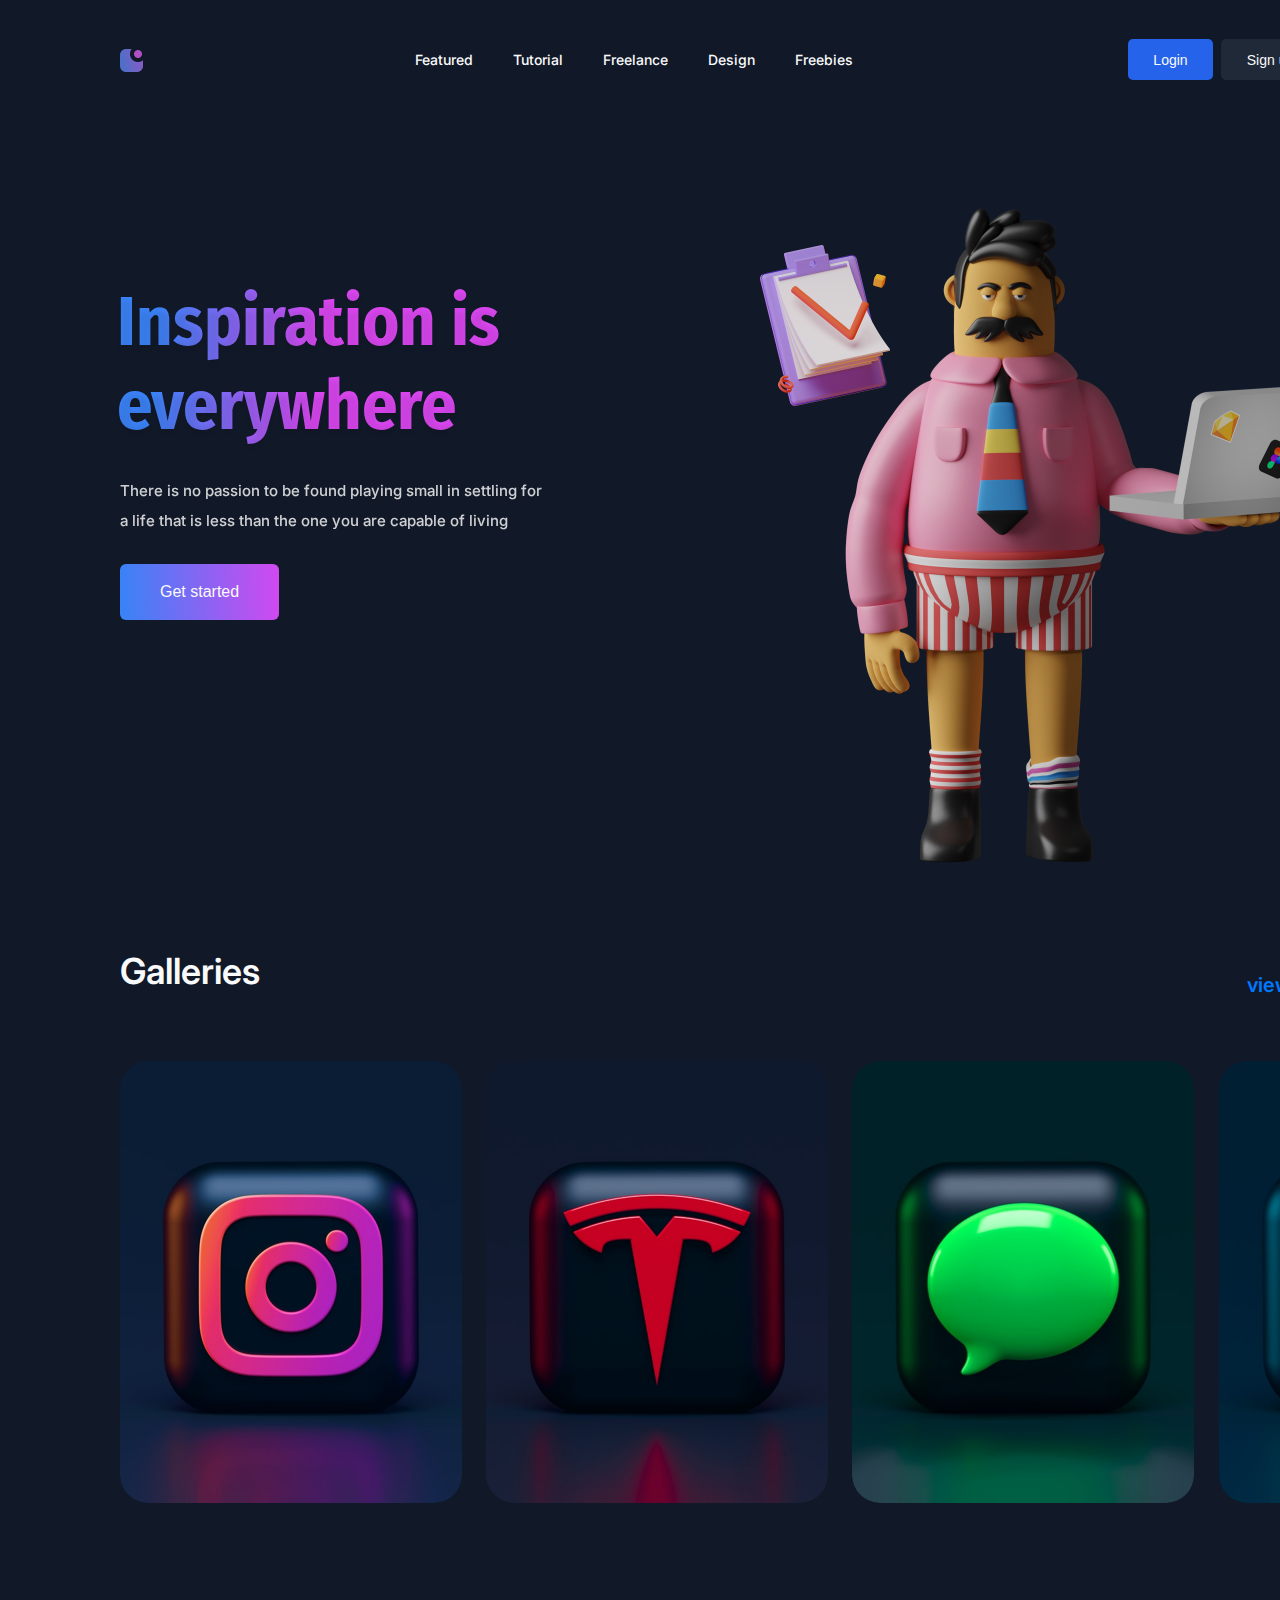
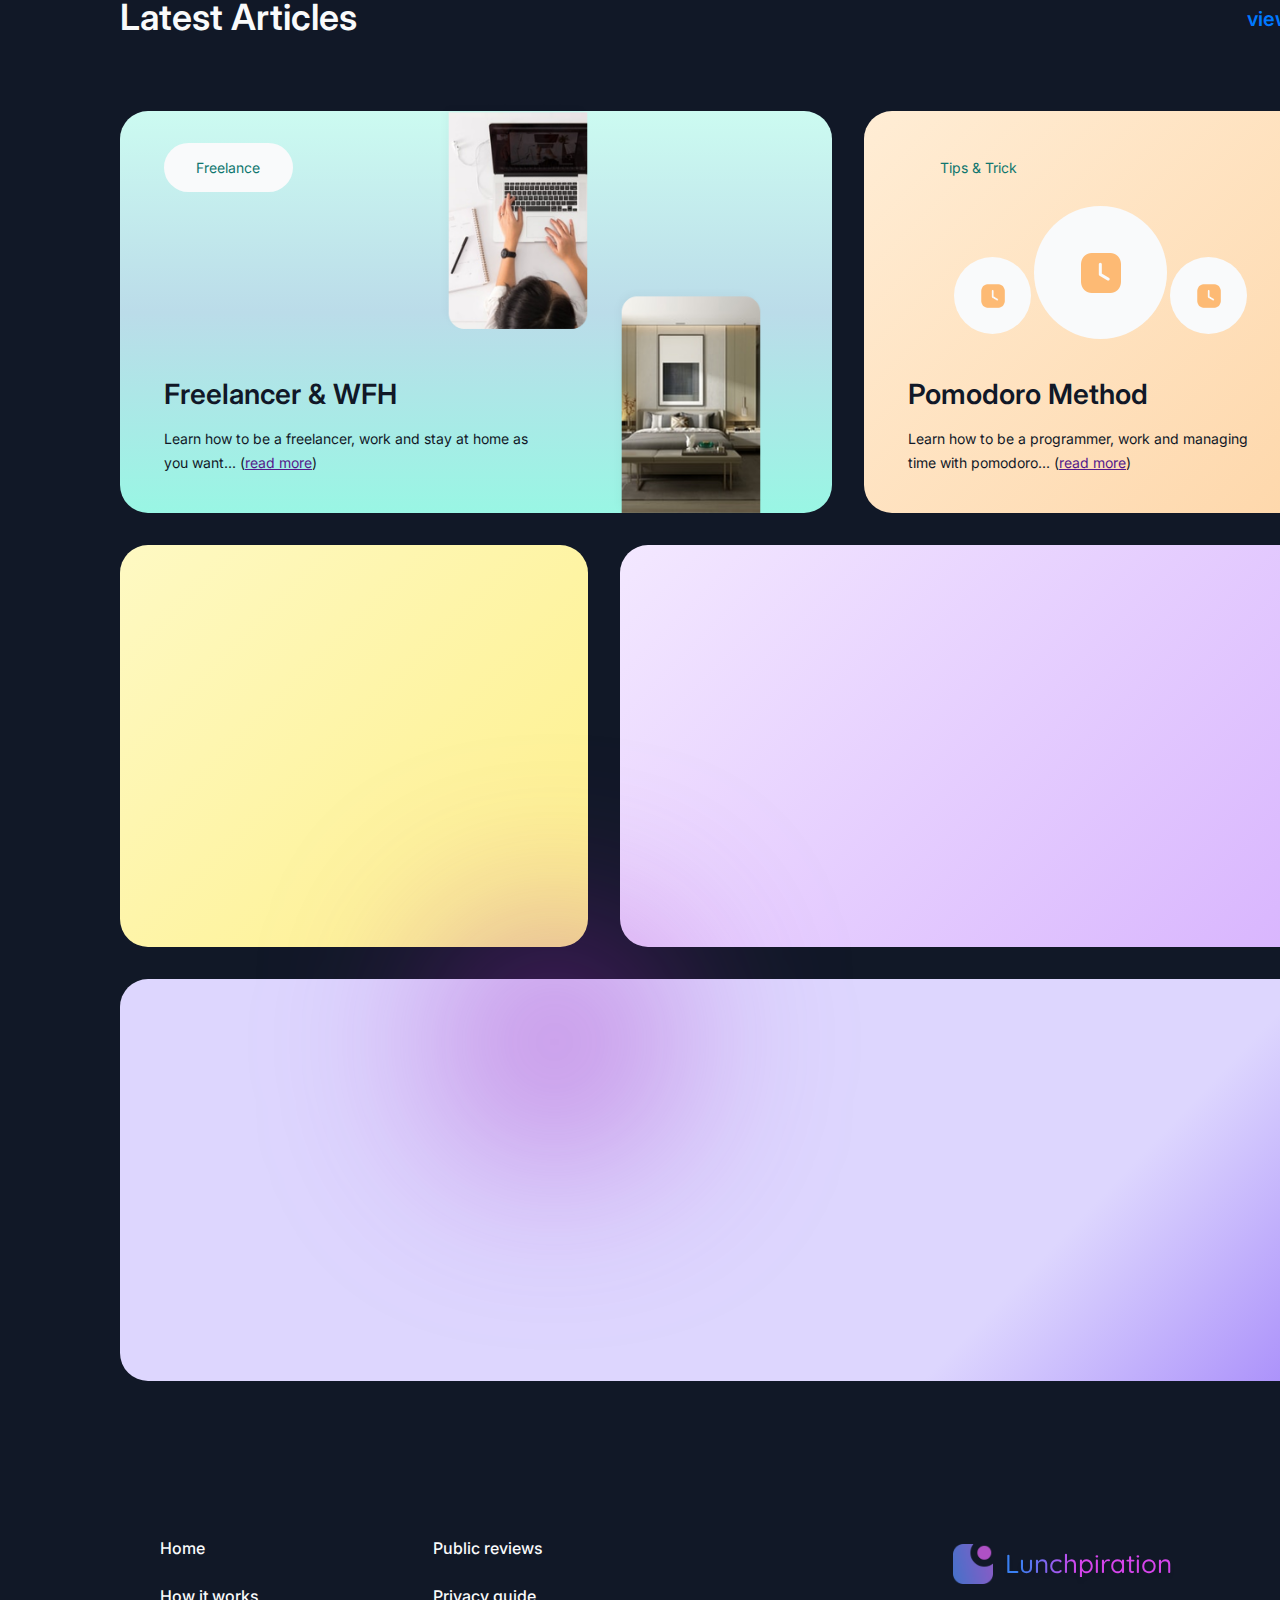
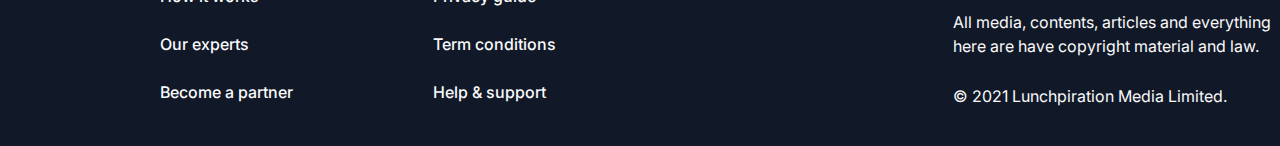
<file: viver-de-codigo-desafio-01/index.html>
<!DOCTYPE html>
<html lang="en">
<head>
    <meta charset="UTF-8">
    <meta name="viewport" content="width=device-width, initial-scale=1.0">
    <title>Desafio 01</title>
    <link rel="stylesheet" href="assets/main.css">
    <link rel="stylesheet" href="articles.css">
    
</head>
<body>
    
    <div class="container">
        
        <header class="primaryHeader">
            <div class="leftMenu">
                <img src="assets/images/Left Menu.png" height="23px" width="23px" alt="logo">
            </div>
            <div class="navMenu">
                <nav>
                    <ul>
                        <li>Featured</li>
                        <li>Tutorial</li>
                        <li>Freelance</li>
                        <li>Design</li>
                        <li>Freebies</li>
                    </ul>
                </nav>
            </div>
            <div class="rightMenu">
                <button class="LoginButton">Login</button>
                <button class="SignupButton">Sign up</button>
            </div>
        </header>

        <main id="mainContent">
            
            <section class="sectionBanner">
                <div class="columnLeft">
                    <div class="title">
                        <h1>Inspiration is everywhere</h1>
                    </div>
                    <div class="description">
                        <p>There is no passion to be found playing small in settling for a life that is less than the one you are capable of living</p>
                    </div>
                    <div class="button">
                        <button>Get started</button>
                    </div>
                </div>
                <div class="columnRight">
                    <img class="book" src="assets/images/Saly-26.png" 
                    width="130px"
                    height="161px"
                    alt="saly26">
                    <img class="guy" src="assets/images/Saly-11.png" 
                    width="722"
                    height="722"
                    alt="saly11">
                </div>
            </section>
            <section class="sectionGallery">
                <div class="galleryHeader">
                    <h1>Galleries</h1>
                    <p>view all</p>
                </div>
                <div class="icons">
                    <img src="assets/images/Rectangle 16.png" alt="instagram icon" width="342px" height="442px">
                    <img src="assets/images/Rectangle 17.png" alt="tesla icon" width="342px" height="442px">
                    <img src="assets/images/Rectangle 18.png" alt="messeger icon" width="342px" height="442px">
                    <img src="assets/images/Rectangle 19.png" alt="tiktok icon" width="222px" height="442px">
                </div>
            </section>
            <section class="sectionArticles">
                <div class="articlesHeader">
                  <h1>Latest Articles</h1>
                  <p>view all</p>
                </div>
              
                <!-- Primeiro Artigo -->
                <article class="firstArticle">
                  <div class="firstType"></div>
                  <h2 class="titleFreelance">Freelance</h2>
                  <h1 class="titleMain">Freelancer & WFH</h1>
                  <div class="descriptionContainer">
                      <p class="description">
                        Learn how to be a freelancer, work and stay at home as you want... (<a href="">read more</a>)
                      </p>
                  </div>
                  <img src="assets/article-images/Rectangle 22.png" class="image1" alt="Decorative 1">
                  <img src="assets/article-images/Rectangle 23.png" class="image2" alt="Decorative 2">
                </article>
              
                <!-- Artigos restantes -->
                <article class="secondArticle">
                    <div class="secondType"></div>
                  <h2 class="secondTitle">Tips & Trick</h2>
                    
                    <div class="litleCircle first">
                    <img width="28px" height="28px" src="assets/article-images/Time Square.png" alt="clock Symbol">
                    </div>
                  
                    <div class="bigCircle">
                    <img width="48px" height="48px" src="assets/article-images/Time Square.png" alt="clock Symbol">
                    </div>
                  
                    <div class="litleCircle second">
                    <img width="28px" height="28px" src="assets/article-images/Time Square.png" alt="clock Symbol">
                    </div>
                    
                    <h1 class="titleMain">Pomodoro Method</h1>
                    <div class="descriptionContainer">
                      <p class="description">
                        Learn how to be a programmer, work and managing time with pomodoro... (<a href="">read more</a>)
                      </p>
                    </div>
                </article>
                <article class="thirdArticle"></article>
                <article class="fourthArticle"></article>
                <article class="fifthArticle"></article>
              </section>
        </main>

        <footer>
            <div class="footerSection">
                <div class="footerLeft">
                    <a href="#">Home</a>
                    <a href="#">How it works</a>
                    <a href="#">Our experts</a>
                    <a href="#">Become a partner</a>
                    <a href="#">Public reviews</a>
                    <a href="#">Privacy guide</a>
                    <a href="#">Term conditions</a>
                    <a href="#">Help & support</a>
                </div>
                <div class="footerRight">
                    <div class="footerLogo">
                        <img src="assets/images/Left Menu.png" alt="logo" width="40px" height="40px">
                        <h1>Lunchpiration</h1>
                    </div>
                    <p>All media, contents, articles and everything
                        here are have copyright material and law.</p>
                    <p>© 2021 Lunchpiration Media Limited.</p>
                </div>
            </div>  
        </footer>
        
    </div>
</body>
</html>
</file>
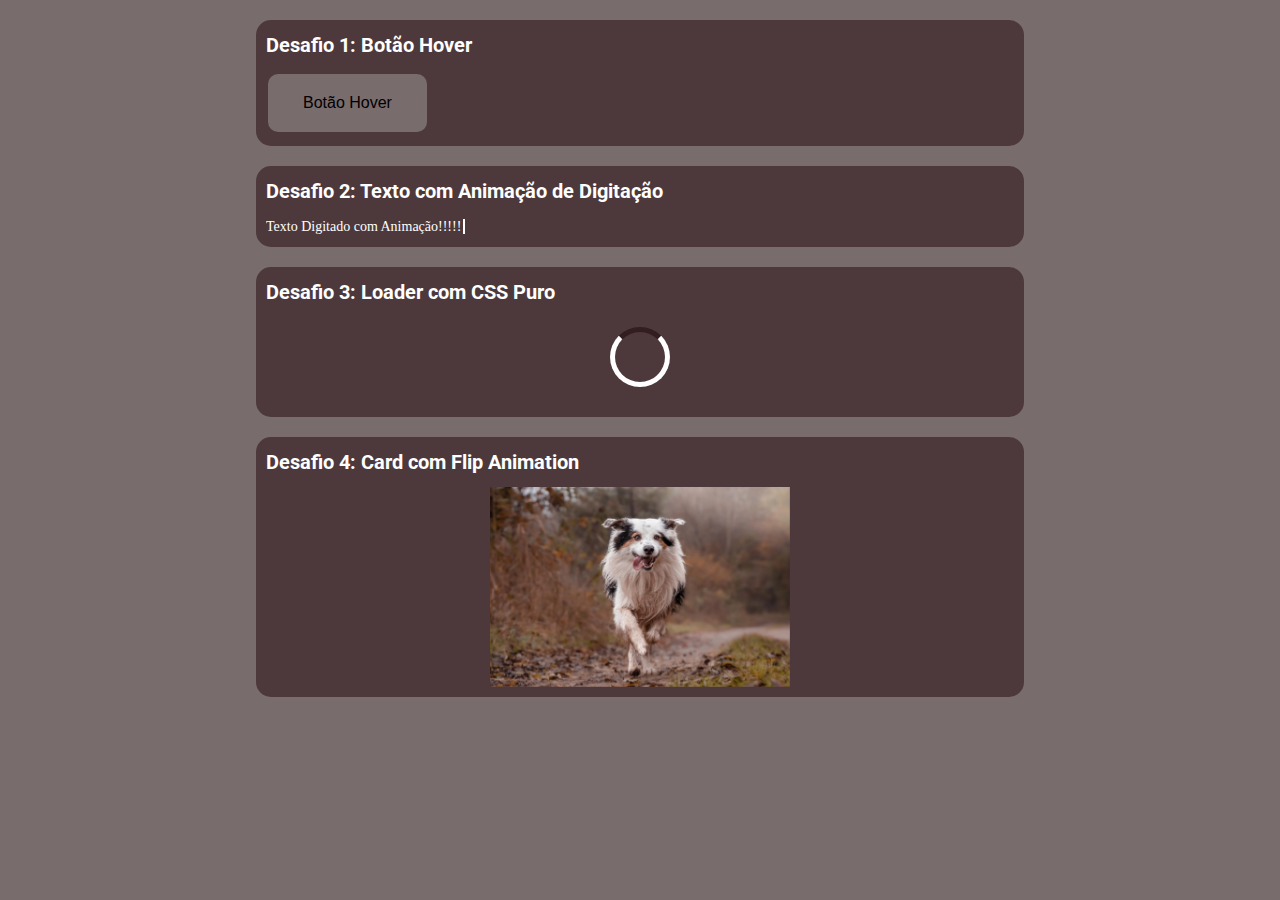
<file: viver-de-codigo-desafio-02/index.html>
<!DOCTYPE html>
<html lang="en">
<head>
    <meta charset="UTF-8">
    <meta name="viewport" content="width=device-width, initial-scale=1.0">
    <title>Desafio 2</title>
    <link rel="stylesheet" href="main.css">
</head>
<body>
    <div class="layout">
        <h2>Desafio 1: Botão Hover</h2>
        <button class="button buttons">Botão Hover</button>
    </div>
    
    <div class="layout">
        <h2>Desafio 2: Texto com Animação de Digitação</h2>
        <p class="typing-text">Texto Digitado com Animação!!!!!</p>
    </div>
    
    <div class="layout">
        <h2>Desafio 3: Loader com CSS Puro</h2>
        <div class="loaderCircle"></div>
    </div>
    
    <div class="layout">
        <h2>Desafio 4: Card com Flip Animation</h2>
        <div class="flip-card">
            <div class="flip-card-inner">
              <div class="flip-card-front">
                <img src="border-collie-8501579_640.jpg" alt="Border Collie" class="flip-card-image">
              </div>
              <div class="flip-card-back">
                <h1>Joe</h1>
                <p>Breed: Border Collie</p>
                <p>Age: 2 years</p>
              </div>
            </div>
          </div>
    </div>
        
</body>
</html>
</file>
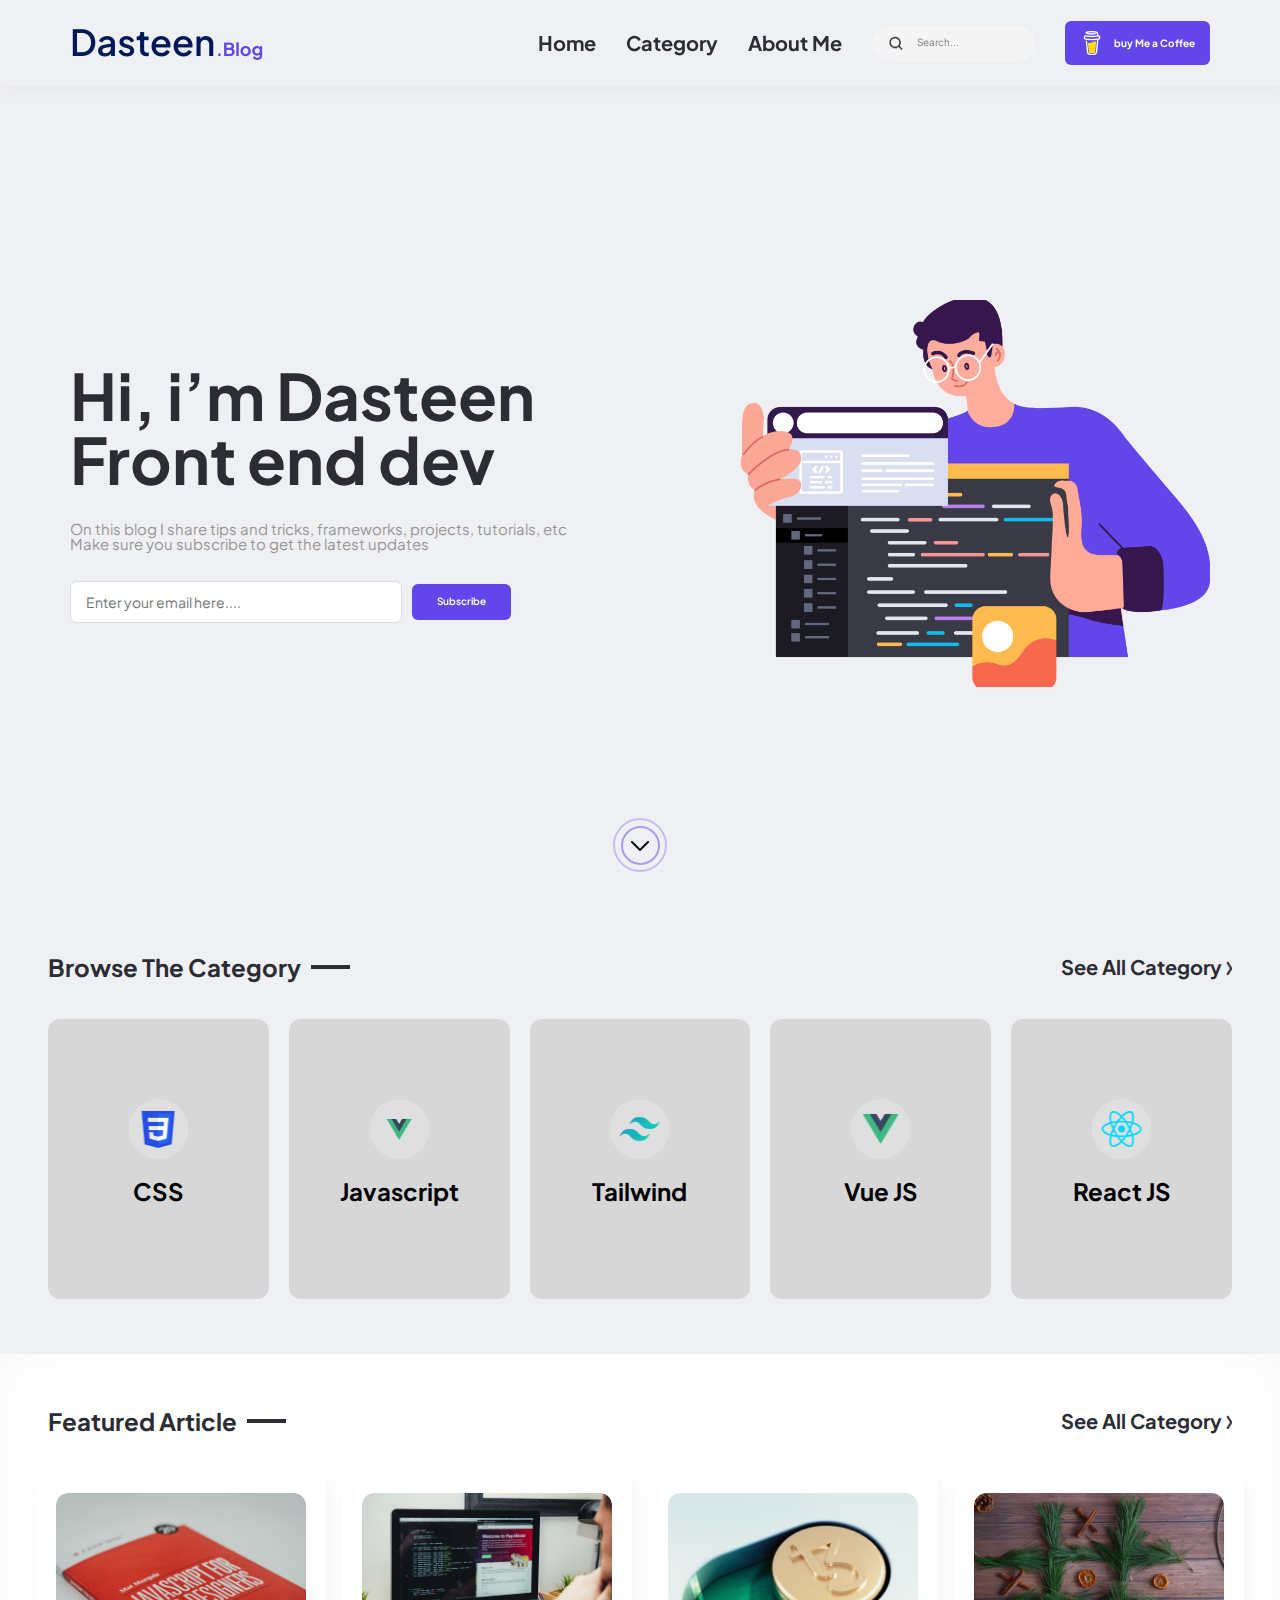
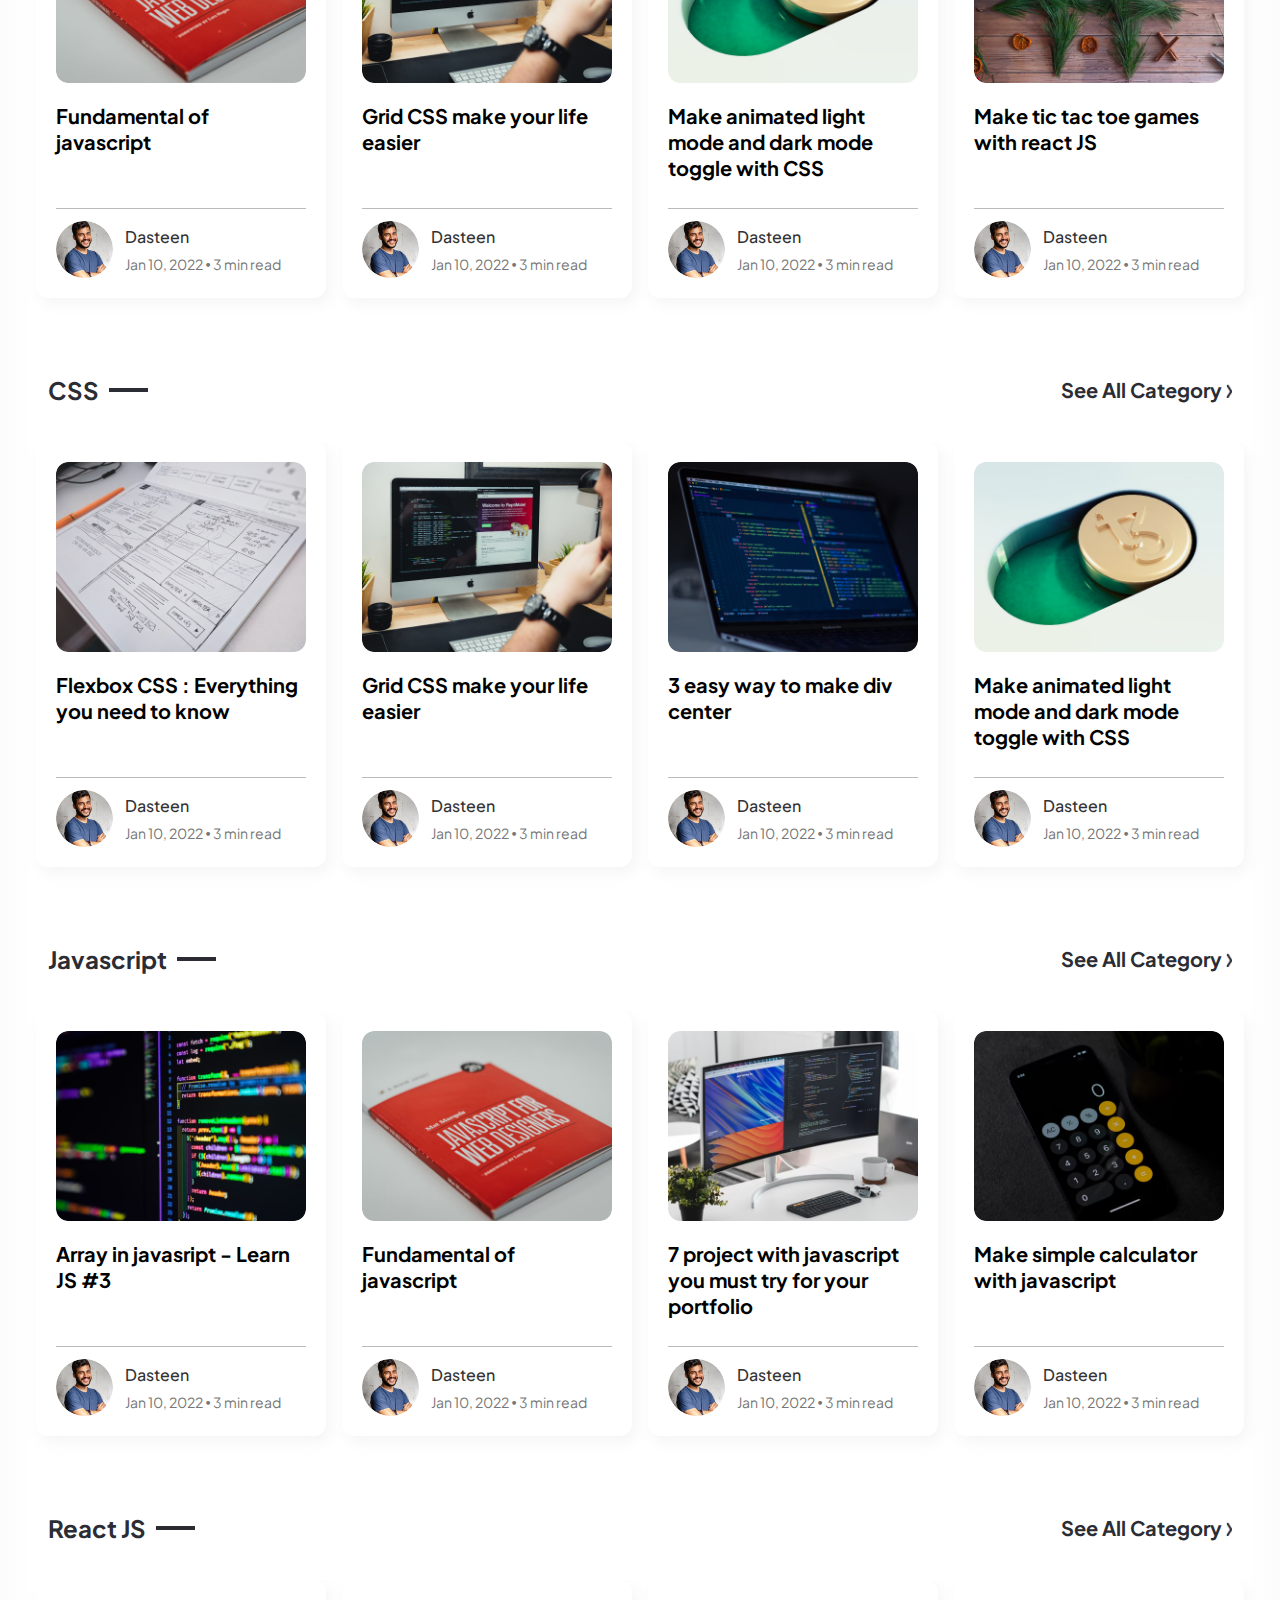
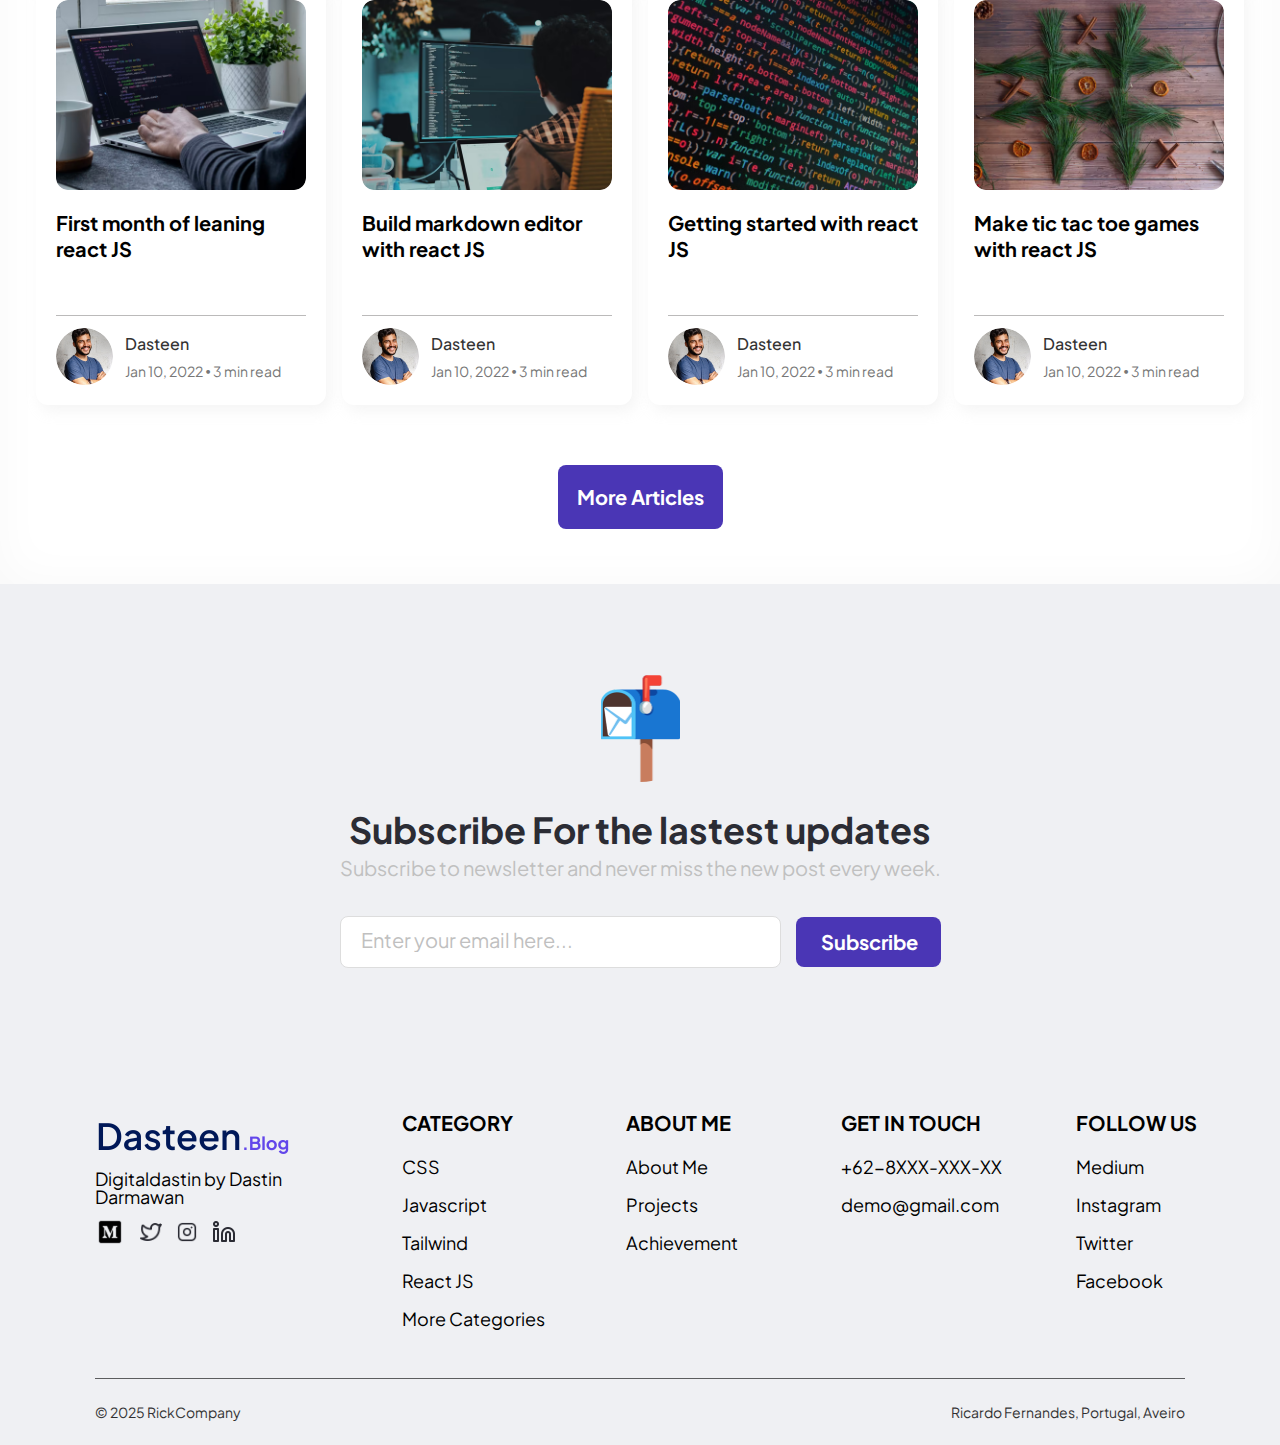
<file: viver-de-codigo-desafio-04/index.html>
<!DOCTYPE html>
<html lang="en">
<head>
    <meta charset="UTF-8">
    <meta name="viewport" content="width=device-width, initial-scale=1.0">
    <title>Document</title>

    <meta name="description" content="Descrição breve e clara sobre a página ou site.">
    <meta name="keywords" content="palavra1, palavra2, palavra3">
    <meta name="author" content="Seu Nome ou Empresa">
    <meta http-equiv="cache-control" content="no-cache"> <!--pré-carregamento ou atualização do conteúdo-->
    
    
    <link rel="stylesheet" href="assets/css/normalize.css">
    <link rel="stylesheet" href="assets/css/main.css">
    <link rel="stylesheet" href="assets/css/section-three.css">
    <link rel="stylesheet" href="assets/css/sub-footer.css">

</head>
<body>
    <nav class="nav-bar">
        
        <div class="nav-logo">
            <a href="index.html">
                <img src="assets/images/Logo (2).png" width="194px" height="45px" alt="Logo da Empresa">
            </a>
        </div>
        
        <div class="nav-links">
            <div class="links">
                <ul>
                    <li>Home</li>
                    <li>Category</li>
                    <li>About Me</li>
                </ul>
                <div class="search">
                    <img src="assets/images/search.png" width="17px" height="17px" alt="Search Icon">
                    <input type="text" placeholder="Search...">
                    <button type="submit">Search</button>
                </div>
            </div>
            <div class="coffee">
                <img src="assets/images/simple-icons_buymeacoffee.png" alt="coffee cup">
                <p><a href="#">buy Me a Coffee</a></p>
            </div>
        </div>
    </nav>
    <section class="hero" id="home">
        <div class="hero-content">
            <div class="left-hero-content">
                <h1>Hi, i’m Dasteen <br>Front end dev</h1>
                <p>On this blog I share tips and tricks, frameworks, projects, tutorials, etc <br>Make sure you subscribe to get the latest updates</p>
                <div class="subscribe-container">
                    <input type="text" placeholder="Enter your email here....">
                    <button type="submit">Subscribe</button>
                </div>
            </div>
            <div class="right-hero-content">
                <img src="assets/images/image-section1.png" alt="Hero Image">
            </div>
        </div>
        <div class="scroll-down">
            <button class="scroll-down-btn" id="scroll-down-btn">
        <img src="assets/images/Scroll Icon.png" width="24" height="24" alt="Scroll Down">
            </button>
        </div>

    </section>

    <section class="section-two" id="categories">
        
        <div class="section-header">
            <div class="left-header">
                <h2>Browse the category</h2>
                <div class="after-header"></div>
            </div>
                <div class="right-header">
                <a href="index.html" class="see-all">See All Category 
                    <img src="assets/images/Vector.png" alt="maior que">
            </a>
        </div>
        </div>

        <div class="cards-grid">
            <!-- Card 1 -->
            <div class="category-card">
                <div class="content-card">
                    <div class="content-logo">
                        <img src="assets/images/css-logo.png" style="width:33px; height:37px" alt="UI Design">
                    </div>
                    <h1>CSS</h1>
                </div>
            </div>
            <!-- Card 2 -->
            <div class="category-card">
                <div class="content-card">
                    <div class="content-logo"><img src="assets/images/vue-js-logo.png" style="width:29px; height:21px" alt="UI Design" width="29px" height="21px"></div>
                    <h1>Javascript</h1>
                </div>
            </div>
            <!-- Card 3 -->
            <div class="category-card">
                <div class="content-card">
                    <div class="content-logo"><img src="assets/images/tailwind-logo.png" style="width:40px; height:24px" alt="UI Design" width="40px" height="24px"></div>
                    <h1>Tailwind</h1>
                </div>
            </div>
            <!-- Card 4 -->
            <div class="category-card">
                <div class="content-card">
                    <div class="content-logo"><img src="assets/images/vue-js-logo.png" style="width:36px; height:30.97px" alt="UI Design" width="40px" height="24px"></div>
                    <h1>Vue JS</h1>
                </div>
            </div>
            <!-- Card 5 -->
            <div class="category-card">
                <div class="content-card">
                    <div class="content-logo"><img src="assets/images/react-js-logo.png" style="width:40px; height:36px" alt="UI Design" width="40px" height="24px"></div>
                    <h1>React JS</h1>
                </div>
            </div>
        </div>
    </section>

    <section class="section-three" id="articles">
    
        <div class="section-header">
            <div class="left-header">
                <h2>Featured Article</h2>
                <div class="after-header"></div>
            </div>
            <div class="right-header">
                <a href="index.html" class="see-all">See All Category 
                    <img src="assets/images/Vector.png" alt="maior que">
                </a>
            </div>
        </div>
        <div class="article-grid">
            <!-- Card 1 -->
            <div class="article-card">
                <div class="content-article">
                    <img src="assets/images/image01.png" alt="article image">
                    <div class="article-card-content">
                        <h2>Fundamental of javascript</h2>
                        <div class="autor">
                            <img src="assets/images/author05.png" alt="author image">
                            <div class="autor-info">
                                <h3>Dasteen</h3>
                                <small>Jan 10, 2022 ∙ 3 min read</small>
                            </div>
                        </div>
                    </div>
                </div>
            </div>
            <div class="article-card">
                <div class="content-article">
                    <img src="assets/images/image02.png" alt="article image">
                    <div class="article-card-content">
                        <h2>Grid CSS make your life easier</h2>
                        <div class="autor">
                            <img src="assets/images/author05.png" alt="author image">
                            <div class="autor-info">
                                <h3>Dasteen</h3>
                                <small>Jan 10, 2022 ∙ 3 min read</small>
                            </div>
                        </div>
                    </div>
                </div>
            </div>
            <div class="article-card">
                <div class="content-article">
                    <img src="assets/images/image03.png" alt="article image">
                    <div class="article-card-content">
                        <h2>Make animated light mode and dark mode toggle with CSS</h2>
                        <div class="autor">
                            <img src="assets/images/author05.png" alt="author image">
                            <div class="autor-info">
                                <h3>Dasteen</h3>
                                <small>Jan 10, 2022 ∙ 3 min read</small>
                            </div>
                        </div>
                    </div>
                </div>
            </div>
            <div class="article-card">
                <div class="content-article">
                    <img src="assets/images/react-4.png" alt="article image">
                    <div class="article-card-content">
                        <h2>Make tic tac toe games with react JS</h2>
                        <div class="autor">
                            <img src="assets/images/author05.png" alt="author image">
                            <div class="autor-info">
                                <h3>Dasteen</h3>
                                <small>Jan 10, 2022 ∙ 3 min read</small>
                            </div>
                        </div>
                    </div>
                </div>
            </div>
        </div>

        <div class="section-header">
            <div class="left-header">
                    <h2>CSS</h2>
                    <div class="after-header"></div>
                </div>
                    <div class="right-header">
                    <a href="index.html" class="see-all">See All Category 
                        <img src="assets/images/Vector.png" alt="maior que">
                </a>
            </div>
        </div>
        <div class="article-grid">
            <div class="article-card">
                <div class="content-article">
                    <img src="assets/images/css-1.jpg" alt="article image">
                    <div class="article-card-content">
                        <h2>Flexbox CSS : Everything you need to know</h2>
                        <div class="autor">
                            <img src="assets/images/author05.png" alt="author image">
                            <div class="autor-info">
                                <h3>Dasteen</h3>
                                <small>Jan 10, 2022 ∙ 3 min read</small>
                            </div>
                        </div>
                    </div>
                </div>
            </div>
            <div class="article-card">
                <div class="content-article">
                    <img src="assets/images/css-2.jpg" alt="article image">
                    <div class="article-card-content">
                        <h2>Grid CSS make your life easier</h2>
                        <div class="autor">
                            <img src="assets/images/author05.png" alt="author image">
                            <div class="autor-info">
                                <h3>Dasteen</h3>
                                <small>Jan 10, 2022 ∙ 3 min read</small>
                            </div>
                        </div>
                    </div>
                </div>
            </div>
            <div class="article-card">
                <div class="content-article">
                    <img src="assets/images/css-3.jpg" alt="article image">
                    <div class="article-card-content">
                        <h2>3 easy way to make div center</h2>
                        <div class="autor">
                            <img src="assets/images/author05.png" alt="author image">
                            <div class="autor-info">
                                <h3>Dasteen</h3>
                                <small>Jan 10, 2022 ∙ 3 min read</small>
                            </div>
                        </div>
                    </div>
                </div>
            </div>
            <div class="article-card">
                <div class="content-article">
                    <img src="assets/images/css-4.jpg" alt="article image">
                    <div class="article-card-content">
                        <h2>Make animated light mode and dark mode toggle with CSS</h2>
                        <div class="autor">
                            <img src="assets/images/author05.png" alt="author image">
                            <div class="autor-info">
                                <h3>Dasteen</h3>
                                <small>Jan 10, 2022 ∙ 3 min read</small>
                            </div>
                        </div>
                    </div>
                </div>
            </div>
        </div>

        <div class="section-header">
            <div class="left-header">
                    <h2>Javascript</h2>
                    <div class="after-header"></div>
                </div>
                    <div class="right-header">
                    <a href="index.html" class="see-all">See All Category 
                        <img src="assets/images/Vector.png" alt="maior que">
                </a>
            </div>
        </div>
        <div class="article-grid">
            <!-- Card 1 -->
            <div class="article-card">
                <div class="content-article">
                    <img src="assets/images/js-1.jpg" alt="article image">
                    <div class="article-card-content">
                        <h2>Array in javasript - Learn JS #3</h2>
                        <div class="autor">
                            <img src="assets/images/author05.png" alt="author image">
                            <div class="autor-info">
                                <h3>Dasteen</h3>
                                <small>Jan 10, 2022 ∙ 3 min read</small>
                            </div>
                        </div>
                    </div>
                </div>
            </div>
            <div class="article-card">
                <div class="content-article">
                    <img src="assets/images/js-2.png" alt="article image">
                    <div class="article-card-content">
                        <h2>Fundamental of javascript</h2>
                        <div class="autor">
                            <img src="assets/images/author05.png" alt="author image">
                            <div class="autor-info">
                                <h3>Dasteen</h3>
                                <small>Jan 10, 2022 ∙ 3 min read</small>
                            </div>
                        </div>
                    </div>
                </div>
            </div>
            <div class="article-card">
                <div class="content-article">
                    <img src="assets/images/js-3.jpg" alt="article image">
                    <div class="article-card-content">
                        <h2>7 project with javascript you must try for your portfolio</h2>
                        <div class="autor">
                            <img src="assets/images/author05.png" alt="author image">
                            <div class="autor-info">
                                <h3>Dasteen</h3>
                                <small>Jan 10, 2022 ∙ 3 min read</small>
                            </div>
                        </div>
                    </div>
                </div>
            </div>
            <div class="article-card">
                <div class="content-article">
                    <img src="assets/images/js-4.jpg" alt="article image">
                    <div class="article-card-content">
                        <h2>Make simple calculator with javascript</h2>
                        <div class="autor">
                            <img src="assets/images/author05.png" alt="author image">
                            <div class="autor-info">
                                <h3>Dasteen</h3>
                                <small>Jan 10, 2022 ∙ 3 min read</small>
                            </div>
                        </div>
                    </div>
                </div>
            </div>
        </div>

        <div class="section-header">
            <div class="left-header">
                    <h2>React JS</h2>
                    <div class="after-header"></div>
                </div>
                    <div class="right-header">
                    <a href="index.html" class="see-all">See All Category 
                        <img src="assets/images/Vector.png" alt="maior que">
                </a>
            </div>
        </div>
        <div class="article-grid">
            <!-- Card 1 -->
            <div class="article-card">
                <div class="content-article">
                    <img src="assets/images/react-1.png" alt="article image">
                    <div class="article-card-content">
                        <h2>First month of leaning react JS</h2>
                        <div class="autor">
                            <img src="assets/images/author05.png" alt="author image">
                            <div class="autor-info">
                                <h3>Dasteen</h3>
                                <small>Jan 10, 2022 ∙ 3 min read</small>
                            </div>
                        </div>
                    </div>
                </div>
            </div>
            <div class="article-card">
                <div class="content-article">
                    <img src="assets/images/react-2.png" alt="article image">
                    <div class="article-card-content">
                        <h2>Build markdown editor with react JS</h2>
                        <div class="autor">
                            <img src="assets/images/author05.png" alt="author image">
                            <div class="autor-info">
                                <h3>Dasteen</h3>
                                <small>Jan 10, 2022 ∙ 3 min read</small>
                            </div>
                        </div>
                    </div>
                </div>
            </div>
            <div class="article-card">
                <div class="content-article">
                    <img src="assets/images/react-3.png" alt="article image">
                    <div class="article-card-content">
                        <h2>Getting started with react JS</h2>
                        <div class="autor">
                            <img src="assets/images/author05.png" alt="author image">
                            <div class="autor-info">
                                <h3>Dasteen</h3>
                                <small>Jan 10, 2022 ∙ 3 min read</small>
                            </div>
                        </div>
                    </div>
                </div>
            </div>
            <div class="article-card">
                <div class="content-article">
                    <img src="assets/images/react-4.png" alt="article image">
                    <div class="article-card-content">
                        <h2>Make tic tac toe games with react JS</h2>
                        <div class="autor">
                            <img src="assets/images/author05.png" alt="author image">
                            <div class="autor-info">
                                <h3>Dasteen</h3>
                                <small>Jan 10, 2022 ∙ 3 min read</small>
                            </div>
                        </div>
                    </div>
                </div>
            </div>
        </div>

        <div class="button-section-three">
            <button><a href="#">More Articles</a></button>
        </div>

    </section>

    <section class="subscribe-section">
        <div class="subscribe">
            
            <div class="icon">
                <img src="assets/images/letterbox.png" alt="letterbox image">
            </div>
            
            <div class="subscribe-title">
                <h2>Subscribe For the lastest updates</h2>
                <p>Subscribe to newsletter and never miss the new post every week.</p>
            </div>
            
            <div class="subscribe-input">
                <input type="email" placeholder="Enter your email here...">
                <button type="submit">Subscribe</button>
            </div>
        </div>
    </section>

    <footer class="site-footer">
    <div class="footer-container">
        <div class="footer-content">
            <div class="company-info">
                
                <div class="brand">
                    <img src="assets/images/Logo (2).png" width="194" height="45" alt="Digitaldastin Logo" class="brand-logo">
                    <p class="brand-description">Digitaldastin by Dastin Darmawan</p>
                    <div class="social-media">
                        <a href="#" aria-label="Medium"><img src="assets/images/Medium Monogram.png" width="30" height="30" alt="Medium"></a>
                        <a href="#" aria-label="Twitter"><img src="assets/images/Vector (1).png" width="22" height="18" alt="Twitter"></a>
                        <a href="#" aria-label="Instagram"><img src="assets/images/instagram.png" width="20" height="20" alt="Instagram"></a>
                        <a href="#" aria-label="LinkedIn"><img src="assets/images/linkedin.png" width="24" height="24" alt="LinkedIn"></a>
                    </div>
                </div>
                
                <nav class="footer-navigation">
                    <div class="nav-column">
                        <h3 class="nav-title">CATEGORY</h3>
                        <ul class="footer-links">
                            <li><a href="#">CSS</a></li>
                            <li><a href="#">Javascript</a></li>
                            <li><a href="#">Tailwind</a></li>
                            <li><a href="#">React JS</a></li>
                            <li><a href="#">More Categories</a></li>
                        </ul>
                    </div>
                    
                    <div class="nav-column">
                        <h3 class="nav-title">ABOUT ME</h3>
                        <ul class="footer-links">
                            <li><a href="#">About Me</a></li>
                            <li><a href="#">Projects</a></li>
                            <li><a href="#">Achievement</a></li>
                        </ul>
                    </div>
                    
                    <div class="nav-column">
                        <h3 class="nav-title">GET IN TOUCH</h3>
                        <ul class="footer-links">
                            <li>+62-8XXX-XXX-XX</li>
                            <li><a href="mailto:demo@gmail.com">demo@gmail.com</a></li>
                        </ul>
                    </div>
                    
                    <div class="nav-column">
                        <h3 class="nav-title">FOLLOW US</h3>
                        <ul class="footer-links">
                            <li><a href="#">Medium</a></li>
                            <li><a href="#">Instagram</a></li>
                            <li><a href="#">Twitter</a></li>
                            <li><a href="#">Facebook</a></li>
                        </ul>
                    </div>
                </nav>
            </div>
            
            <div class="footer-bottom">
                <p class="copyright">© 2025 RickCompany</p>
                <p class="location">Ricardo Fernandes, Portugal, Aveiro</p>
            </div>
        </div>
    </div>
</footer>


<script src="assets/js/main.js"></script>
</body>
</html>
</file>
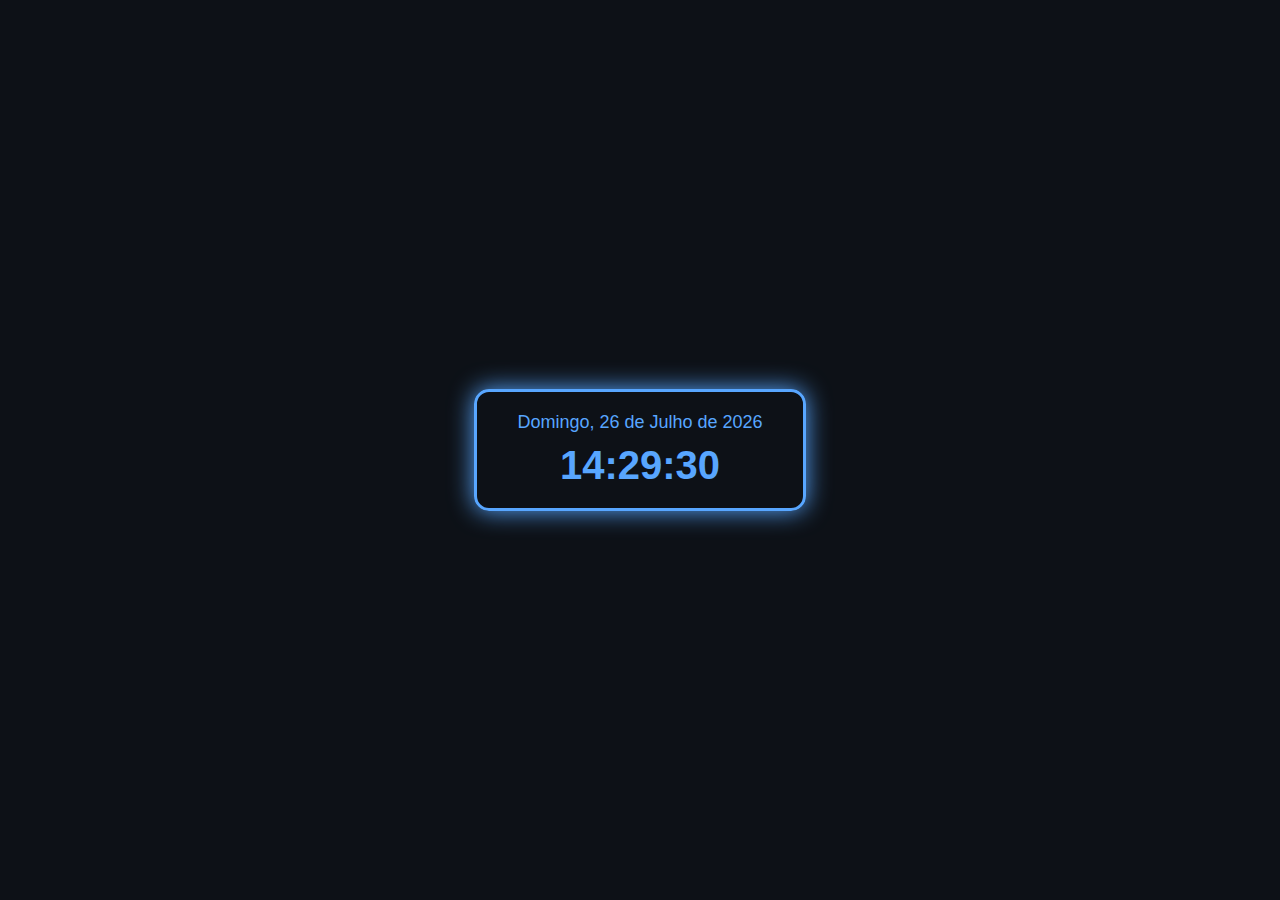
<file: viver-de-codigo-desafio-06/index.html>
<!DOCTYPE html>
<html lang="en">
<head>
    <meta charset="UTF-8">
    <meta name="viewport" content="width=device-width, initial-scale=1.0">
    <title>Desafio 06</title>

    <link rel="stylesheet" href="assets/css/main.css">
    <link rel="stylesheet" href="assets/css/normalize.css">
    <link rel="icon" type="image/x-icon" href="assets/images/icon/relogio.ico">

</head>
<body>
  <div class="container">
    <div id="data">-- de ----- de ----</div>
    <div id="hora">--:--:--</div>
  </div>

  <script>
    function atualizarRelogio() {
  const agora = new Date();

  // Hora
  const hora = agora.getHours().toString().padStart(2, '0');
  const minutos = agora.getMinutes().toString().padStart(2, '0');
  const segundos = agora.getSeconds().toString().padStart(2, '0');
  document.getElementById('hora').textContent = `${hora}:${minutos}:${segundos}`;

  // Data
  const diasSemana = ['Domingo', 'Segunda-feira', 'Terça-feira', 'Quarta-feira',
                      'Quinta-feira', 'Sexta-feira', 'Sábado'];
  const meses = ['Janeiro', 'Fevereiro', 'Março', 'Abril', 'Maio', 'Junho',
                 'Julho', 'Agosto', 'Setembro', 'Outubro', 'Novembro', 'Dezembro'];

  const diaSemana = diasSemana[agora.getDay()];
  const dia = agora.getDate().toString().padStart(2, '0');
  const mes = meses[agora.getMonth()];
  const ano = agora.getFullYear();

  document.getElementById('data').textContent = `${diaSemana}, ${dia} de ${mes} de ${ano}`;
}

setInterval(atualizarRelogio, 1000);
atualizarRelogio(); // chamada inicial
  </script>
</body>
</html>
</file>
<file: viver-de-codigo-desafio-01/assets/main.css>
@import url('https://fonts.googleapis.com/css2?family=Quicksand:wght@300..700&display=swap');

@import url('https://fonts.googleapis.com/css2?family=Inter:ital,opsz,wght@0,14..32,100..900;1,14..32,100..900&display=swap');

@import url('https://fonts.googleapis.com/css2?family=Fira+Sans+Condensed:ital,wght@0,100;0,200;0,300;0,400;0,500;0,600;0,700;0,800;0,900;1,100;1,200;1,300;1,400;1,500;1,600;1,700;1,800;1,900&display=swap');


/* Configurações base */
html {
    font-size: 62.5%;
    font-family: 'Inter', sans-serif;
    scroll-behavior: smooth; /* Suaviza o scroll */
}

/* Reset e Estilos Globais */
* {
    margin: 0;
    padding: 0;
    box-sizing: border-box;
}

body {
    font-family: 'Inter', sans-serif;
    margin: 0;
    background-color: #f9fafc;
    color: white;
    overflow-x: hidden; /* Evita scroll horizontal */
}

/* Container Principal */
.container {
    position: relative;
    width: 1440px;
    height: 3346px;
    background: #111827;
    margin: 0 auto;
    display: flex;
    justify-content: center;
}

/*HEADER configs*/
.primaryHeader {
    width: 1200px;
    height: 42px;
    display: flex;
    align-items: center;
    justify-content: space-between;

    position: absolute;
    left: 120px;
    top: 39px;
}

/*HEADER left Nav e right MENUS*/
.leftMenu   {
    display: flex;
    width: 23px;
    height: 23px;
    justify-content: space-between;
    align-items: center;
    /*position: absolute;
    top: 52px;
    left: 120px;*/
}
.navMenu {
    display: flex;
    width: 442px;
    height: 17px;
    justify-content: space-between;
    align-items: center;

    /*position: absolute;
    top: 52px;
    left: 499px;*/
}
.rightMenu {
    display: flex;
    width: 192px;
    height: 42px;
    border-radius: 5px;
    justify-content: space-between;
    gap: 2px;
    /*position: absolute;
    top: 39px;
    left: 1128px;*/
}

/* Menu de Navegação */
.navMenu nav ul {
    display: flex;
    gap: 4rem; /* 40px */
    list-style: none;

}
.navMenu nav ul li {
    color: #F9FAFB;
    font-weight: 500;
    font-size: 1.4rem;
    line-height: 100%;
    letter-spacing: 0%;
}
       /* Botões do Header */
.rightMenu .LoginButton {
    width: 85px;
    height: 41px;
    border-radius: 5px;
    border: none;
    justify-content: center;
    align-items: center;
    color: #F9FAFB;
    background: #2563EB;

    font-weight: 500;
    font-size: 1.4rem;
    line-height: 100%;
    letter-spacing: 0%;
}
.rightMenu .SignupButton {
    width: 99px;
    height: 41px;
    border-radius: 5px;
    border: none;
    justify-content: center;
    align-items: center;
    color: #F9FAFB;
    background: #1F2937;

    font-weight: 500;
    font-size: 1.4rem;
    line-height: 100%;
    letter-spacing: 0%;
}

/* Banner Principal */
.sectionBanner {
    width: 1502px;
    height: 757px;
    
    /*
    position: absolute;
    top: 130px;
    left: -87px;*/
    /*display: flex;*/
    
}

/* Coluna Titulo e descrição do Banner */
.sectionBanner .columnLeft .title{
    position: absolute;
    width: 462px;
    height: 168px;
    top: 280px;
    left: 117px;
}
.sectionBanner .columnLeft .description{
    position: absolute;
    width: 430px;
    height: 60px;
    top: 476px;
    left: 120px;
    opacity: 80%;
}
.sectionBanner .columnLeft .button{
    position: absolute;
    width: 168px;
    height: 59px;
    top: 564px;
    left: 120px;
    border-radius: 6px;
}

/* Coluna Titulo e descrição Text EDIT */
.sectionBanner .columnLeft h1 {
    /*position: absolute;
    width: 462px;
    height: 168px;
    top: 280px;
    left: 117px;*/
    
    font-family: "Fira Sans Condensed", sans-serif;
    font-weight: 700;
    font-size: 7.0rem;
    margin-bottom: 2.4rem;
    text-shadow: 0px 4px 4px rgba(0, 0, 0, 0.07);
    /* Gradiente no texto */
    background: linear-gradient(93.54deg, #3B82F6 9.03%, #D946EF 43.88%);
    -webkit-background-clip: text;
    background-clip: text;
    -webkit-text-fill-color: transparent;
}

.columnLeft p {
    font-family: 'Inter', sans-serif;
    font-weight: 500;
    font-size: 15px;
    line-height: 30px;
    letter-spacing: 0%;
    /*position: absolute;
    top: 476px;
    left: 120px;
    opacity: 80%;*/
}

.columnLeft button {
    /*position: absolute;
    top: 270px;
    left: 10px;*/

    padding: 20px 40px 20px 40px;
    background: linear-gradient(86.95deg, #3B82F6 2.58%, #D946EF 105.04%);
    border: none;
    border-radius: 0.6rem;
    cursor: pointer;
    
    font-size: 16px;
    color: #F9FAFB;
    font-weight: 500;
    line-height: 100%;
    letter-spacing: 0%;
}

/* Coluna Imagens do Banner */
.columnRight {
    position: absolute;
    width: 722px;
    height: 722px;
    left: 693px;
    top: 165px;
    overflow: visible; /* Permite que as imagens "vazem" do container se necessário */
}

/* Imagem Saly-11 (homem sentado) */
.columnRight img.guy {
    position: absolute;
    width: 100%; /* Ajusta para preencher o container */
    height: auto;
    right: 0;
    top: 0;
    z-index: 1; /* Define que está atrás do livro (se necessário) */
}

/* Imagem Saly-26 (livro) */
.columnRight img.book {
    position: absolute;
    width: 130px; /* Mantém o tamanho original */
    height: auto;
    right: 525px; /* Ajuste conforme o design */
    top: 80px; /* Ajuste conforme o design */
    z-index: 2; /* Fica acima do Saly-11 */
}

/*
*
sectionGallery
galleryHeader
icons
*
*/

.sectionGallery {
    width: 1441px;
    height: 550px;
    border-radius: 28px;
    
    /*position: absolute;
    top: 953px;
    left: 120px;
    border-radius: 28px;*/
}

.galleryHeader h1{
    font-weight: 600;
    font-size: 3.6rem;
    line-height: 100%;
    letter-spacing: 0%;
    color: #F9FAFB;

    position: absolute;
    top: 953px;
    left: 120px;

}

.galleryHeader p{
    font-weight: 600;
    font-size: 2rem;
    line-height: 100%;
    letter-spacing: 0%;
    color: #0078FF;

    position: absolute;
    top: 975px;
    left: 1247px;
}

/* Primeira imagem */
.icons img:first-child {
    position: absolute;
    top: 1061px;
    left: 120px;
    border-radius: 28px;
}

/* Segunda imagem */
.icons img:nth-child(2) {
    position: absolute;
    top: 1061px;
    left: 486px;
    border-radius: 28px;
}

/* Terceira imagem */
.icons img:nth-child(3) {
    position: absolute;
    top: 1061px;
    left: 852px;
    border-radius: 28px;
}

/* Última imagem */
.icons img:last-child {
    position: absolute;
    top: 1061px;
    left: 1219px;
    border-radius: 28px;
}



/* Article Section */

.sectionArticles {
    width: 1200px;
    height: 1382px;
}
.articlesHeader h1 {
    font-weight: 600;
    font-size: 3.6rem;
    line-height: 100%;
    letter-spacing: 0%;
    color: #F9FAFB;

    position: absolute;
    top: 1599px;
    left: 120px;
}
.articlesHeader p{
    font-weight: 600;
    font-size: 2rem;
    line-height: 100%;
    letter-spacing: 0%;
    color: #0078FF;

    position: absolute;
    top: 1609px;
    left: 1247px;
}


.sectionArticles article {
    position: absolute;
    border-radius: 28px;
}

.sectionArticles .secondArticle {
    width: 456px;
    height: 402px;
    /*position: absolute; /*acrescentei a cima position absolut e radius para todos*/
    top: 1711px;
    left: 864px;
    background-image: linear-gradient(135deg, #FFEDD5, #FED7AA);
}
.sectionArticles .thirdArticle {
    width: 468px;
    height: 402px;
    top: 2145px;
    left: 120px;
    background-image: linear-gradient(135deg, #FEF9C3, #FEF08A);
}
.sectionArticles .thirdArticle {
    width: 468px;
    height: 402px;
    top: 2145px;
    left: 120px;
    background-image: linear-gradient(135deg, #FEF9C3, #FEF08A);
}

.sectionArticles .fourthArticle {
    width: 700px;
    height: 402px;
    top: 2145px;
    left: 620px;
    background-image: linear-gradient(135deg, #F3E8FF, #D8B4FE);
}
/* Estilo ORIGINAL (gradiente) */
/* Estilo ORIGINAL (gradiente) */
.sectionArticles .fifthArticle {
    position: absolute;
    width: 1200px;
    height: 402px;
    top: 2579px;
    left: 120px;
    background: linear-gradient(314deg, #A78BFA 0%, #DDD6FE 25%);
    z-index: 1; /* PARA O GRADIENTE FICAR EM BAIXO DO NEON */
}

/* Efeito BLUR - aqui como usei o :before , o position absolute fica como seu pai nao o container mas sim o fifthArticle, por isso os calculos a baixo*/
.sectionArticles .fifthArticle::before {
    content: "";
    position: absolute;
    width: 183px;
    height: 186px;
    top: -30px; /*(2539px (neon) - 2579px (article) = -40px) */
    left: 343px; /*(463px (neon) - 120px (article) = 343px) */
    background: rgba(162, 34, 192, 0.5);
    border-radius: 50%;
    box-shadow: 0 0 60px #A222C0;
    filter: blur(90px); /* 200px nao se via */
    z-index: 2; /* Coloca o neon acima do gradiente */
}



/* FOOTER */

.footerSection {
    width: 1120px;
    height: 168px;
    justify-content: space-between;
    align-items: center;
}

/* FOOTER Left */
.footerSection .footerLeft {
    width: 382px;
    height: 160px; /* Altura total do container */
    position: absolute;
    top: 3140px;
    left: 160px;
    justify-content: space-between; /* optei para esticar mais no container do column left */
    
    /* Flexbox para 2 colunas: */
    display: flex;
    flex-direction: column; /* Itens em coluna */
    flex-wrap: wrap; /* Quebra em múltiplas colunas */
    gap: 30px 140px; /* Espaço entre linhas (10px) e colunas (60px) */
    align-content: flex-start; /* Alinha colunas à esquerda */
}

/* Estilo dos textos */
.footerSection .footerLeft a {
    font-weight: 500;
    font-size: 1.6rem;
    line-height: 100%;
    letter-spacing: 0%;
    color: #F9FAFB;
    text-decoration: none;
    transition: color 0.3s;
}
.footerLeft a:hover {
    color: #A78BFA;
}
@media (max-width: 768px) {
    .footerSection .footerLeft {
        height: auto; /* Altura automática */
        flex-direction: row; /* Itens em linha */
        flex-wrap: wrap; /* Quebra em múltiplas linhas */
        gap: 10px; /* Espaço uniforme */
        width: 100%; /* Largura total */
        left: 0; /* Alinhamento à esquerda */
    }
}



/* FOOTER Right */
.footerSection .footerRight {
    width: 327px;
    height: 164px;
    position: absolute;
    top: 3144px;
    left: 953px;
    display: flex;
    flex-direction: column; /* Itens em coluna */
    justify-content: space-between; /* optei para esticar mais no container do column left */
}
.footerSection .footerRight .footerLogo {
    display: flex;       
    align-items: center;    
    gap: 12px;
}
.footerSection .footerRight h1 {
    font-family: "Quicksand", sans-serif;;
    font-weight: 500;
    font-size: 2.6rem;
    line-height: 100%;
    letter-spacing: 0%;

    text-shadow: 0px 4px 4px rgba(0, 0, 0, 0.07);
    /* Gradiente no texto */
    background: linear-gradient(93.54deg, #3B82F6 9.03%, #D946EF 43.88%);
    -webkit-background-clip: text;
    background-clip: text;
    -webkit-text-fill-color: transparent;
}
.footerSection .footerRight p{
    font-weight: 400;
    font-size: 1.6rem;
    line-height: 24px;
    letter-spacing: 0%;
    color: #F9FAFB;
}
</file>
<file: viver-de-codigo-desafio-01/articles.css>
/*FIRST ARTICLE*/

.firstArticle {
  position: absolute;
  top: 1711px;
  left: 120px;
  width: 712px;
  height: 402px;
  background: linear-gradient(to bottom, #CCFBF1, #BBDCE9, #99F6E4);
  border-radius: 28px;
  z-index: 1;
}

.firstArticle .firstType {
  position: absolute;
  top: 32px;
  left: 44px;
  width: 129px;
  height: 49px;
  background-color: #F9FAFB;
  border-radius: 29px;
}

.firstArticle .titleFreelance {
  position: absolute;
  top: 45px;
  left: 76px;
  color: #0F766E;
  font-family: "Inter", sans-serif;
  font-weight: 400;
  font-size: 1.4rem;
  line-height: 24px;
}

.firstArticle .titleMain {
  position: absolute;
  top: 268px;
  left: 44px;
  color: #111827;
  font-family: "Inter", sans-serif;
  font-weight: 600;
  font-size: 2.8rem;
  line-height: 30px;
}

.firstArticle .descriptionContainer{
  position: absolute;
  top: 316px;
  left: 44px;
  width: 364px;
  height: 48px;
}

.firstArticle .description {
  font-family: "Inter", sans-serif;
  font-weight: 400;
  font-size: 1.4rem;
  line-height: 24px;
  color: #111827;
}

.firstArticle .image1 {
  position: absolute;
  top: -14px;
  left: 314px;
  width: 161px;
  height: 240px;
  border-bottom-right-radius: 18px;
  border-bottom-left-radius: 18px;
}

.firstArticle .image2 {
  position: absolute;
  width: 161px;
  height: 240px;
  top: 170px;
  left: 487px;
  border-top-left-radius: 18px;
  border-top-right-radius: 18px;
}

/*SECOND ARTICLE*/

.sectionArticles .secondArticle {
  width: 456px;
  height: 402px;
  /*position: absolute; /*acrescentei a cima position absolut e radius para todos*/
  top: 1711px;
  left: 864px;
  background-image: linear-gradient(135deg, #FFEDD5, #FED7AA);
}

.firstArticle .secondType {
  position: absolute;
  top: 32px;
  left: 44px;
  width: 140px;
  height: 49px;
  background-color: #F9FAFB;
  border-radius: 29px;
}

.secondArticle .secondType {
  position: absolute;
  top: 45px;
  left: 76px;
  color: #FB923C;
  font-family: "Inter", sans-serif;
  font-weight: 400;
  font-size: 1.4rem;
  line-height: 24px;
}

.secondArticle .secondTitle {
  position: absolute;
  top: 45px;
  left: 76px;
  color: #0F766E;
  font-family: "Inter", sans-serif;
  font-weight: 400;
  font-size: 1.4rem;
  line-height: 24px;
}

.secondArticle .titleMain {
  position: absolute;
  top: 268px;
  left: 44px;
  color: #111827;
  font-family: "Inter", sans-serif;
  font-weight: 600;
  font-size: 2.8rem;
  line-height: 30px;
}

.secondArticle .descriptionContainer{
  position: absolute;
  top: 316px;
  left: 44px;
  width: 366px;
  height: 48px;
}

.secondArticle .description {
  font-family: "Inter", sans-serif;
  font-weight: 400;
  font-size: 1.4rem;
  line-height: 24px;
  color: #111827;
}

.secondArticle .litleCircle{
  border-radius: 50%;
  background-color: #F9FAFB;
  width: 77px;
  height: 77px;
  display: flex;
  align-items: center;
  justify-content: center;
}
.secondArticle .bigCircle{
  border-radius: 50%;
  background-color: #F9FAFB;
  width: 133px;
  height: 133px;
  display: flex;
  align-items: center;
  justify-content: center;

  position: absolute;
  top: 95px;
  left: 170px;
}

.secondArticle .litleCircle.first{
  position: absolute;
  top: 146px;
  left: 90px;
}
.secondArticle .litleCircle.second{
  position: absolute;
  top: 146px;
  left: 306px;
}
</file>
<file: viver-de-codigo-desafio-02/main.css>
@import url(variables.css);

body{
    background-color: var(--color-soft);
}
.layout {
    background-color: var(--color-medium);
    color: var(--color-white);
    margin: 20px auto;
    max-width: 60%;
    min-width: 300px; /*minimo de largura*/
    padding: 10px;
    border-radius: 15px;
    line-height: 1.5;
}

h2{
    font-family: var(--font-family-main);
    font-size: var(--font-size-large);
    font-weight: var(--font-weight-bold);
    margin-bottom: 10px; /* Espaço entre título e conteúdo */
}


/* Botão Hover*/
.button{
    border: none;
    cursor: pointer;
    display: inline-block;
    text-align: center;
    text-decoration: none;
    font-size: var(--font-size-base);
    margin: 4px 2px;
    border-radius: 10px;
    transition-duration: 0.5s;
    color: rgba(255, 254, 254, 0.568);
    padding: 20px 35px;
}

.buttons{
    background-color: var(--color-soft); 
    color: var(--color-black);
}

.buttons:hover{
    background-color: var(--color-high);
    color: var(--color-white);
}

/* Texto com Animação*/
.typing-text {
    overflow: hidden; /* Esconde o texto q ainda n "apareceu" */
    white-space: nowrap; /* Impede que o texto quebre para a próxima line */
    animation: 
      typing 3.7s steps(40, end); /* 3.7s de duração */
    font-size: var(--font-size-small);
  }

/* animação d digitar */
@keyframes typing {
    from { width: 0 } /* Começa com largura 0 */
    to { width: 100% } /* Termina com largura total texto completo */
  }
  
  .typing-text::after {
    content: "";
    border-right: 2px solid var(--color-white);
    animation: blink-cursor 0.75s step-end infinite;
    animation-delay: 1s; /* Só inicia depois da digitação */
    margin-left: 2px;
  }

  /* Animação after difitar */
@keyframes blink-cursor {
    from, to { border-color: transparent }
    50% { border-color: var(--color-high); }
  }


  /* Loader CSS */
.loaderCircle {
    width: 60px;
    height: 60px;
    border: 5px solid var(--color-white);
    border-top: 5px solid var(--color-high); /* Cor do spinner */
    border-radius: 50%;
    animation: spin 1s linear infinite; /* Animação infinita */
    margin: 20px auto;
}

@keyframes spin {
    0% { transform: rotate(0deg); }
    100% { transform: rotate(360deg); }
}


/* Flip Card CSS */

.flip-card-front img {
    width: 100%;
    height: 100%;
    object-fit: cover; /* Garante que a imagem cubra todo o espaço sem distorcer */
    display: block; /* Remove espaços extras */
}

.flip-card {
    background-color: transparent;
    width: 100%; /*Flip card responsivo usando unidades relativas (% ou vw):*/
    max-width: 300px;
    height: 200px;
    perspective: 1000px; /*3D effect */
    margin: 0 auto; /* Centraliza */
  }
  
  /* container para posicionar a parte da frente e parte de trás */
  .flip-card-inner {
    position: relative;
    width: 100%;
    height: 100%;
    text-align: center;
    transition: transform 0.8s;
    transform-style: preserve-3d;
  }
  
  /* Horizontal Flip */
  .flip-card:hover .flip-card-inner {
    transform: rotateY(180deg);
  }
  
  .flip-card-front, .flip-card-back {
    position: absolute;
    width: 100%;
    height: 100%;
    backface-visibility: hidden;
  }
  
  /* Style parte de trás */
  .flip-card-back {
    background-color: var(--color-high);
    color: var(--color-white);
    transform: rotateY(180deg);

    font-size: var(--font-size-large);
  }
</file>
<file: viver-de-codigo-desafio-04/assets/css/section-three.css>
/* ===== SECTION THREE CONTAINER ===== */
.section-three {
    background-color: white;
    width: 100%;
    padding: 55px 10px;
    box-sizing: border-box; /* Faz o padding contar para dentro da largura total */
    /*max-width: 1252px; Largura máxima conforme Figma */
    /*margin: 0 auto; Centraliza a seção */
    box-shadow: 0 0 50px rgba(0, 0, 0, 0.03) inset; /* Sombra interna suave */
    
}

/* ===== ARTICLE GRID CONTAINER ===== */
.article-grid {
    width: 100%;
    max-width: 1248px; /* 1252px - 2px de margem para evitar scroll horizontal */
    margin: 0 auto; /* Centraliza o grid */
    padding: 0 20px;
    display: grid;
    grid-template-columns: repeat(4, 1fr); /* 4 colunas de tamanho igual */
    gap: 16px; /* Espaço entre cards conforme Figma */

    box-sizing: border-box;
    padding-bottom: 80px; /* Espaço extra na parte inferior para rodapé */
    overflow: hidden; /* Evita scroll horizontal */
}

/* ===== ARTICLE CARD ===== */
.article-card {
    width: 100%; /* Ocupa 100% da célula do grid */
    height: 425px; /* Altura fixa conforme Figma */
    background: white;
    border-radius: 12px;
    box-shadow: 4px 6px 13px rgba(215, 215, 215, 0.25);
    overflow: hidden; /* Mantém bordas arredondadas */
    display: flex;
    flex-direction: column; /* Organiza os itens verticalmente */
    position: relative;
    transition: all 0.3s ease;  
}

/* Efeito hover para interação */
.article-card:hover {
    transform: translateY(-5px);
    box-shadow: 4px 6px 13px 0px #D7D7D740;
    cursor: pointer; /* Muda o cursor para indicar interatividade */
}

/* ===== CONTENT ARTICLE (container interno) ===== */
.content-article {
    width: 100%;
    height: 100%;
    display: flex;
    flex-direction: column;
    padding: 20px; /* Espaçamento interno de 20px em todas as direções */
    box-sizing: border-box; /* Faz o padding contar para dentro */
}

/* ===== IMAGEM DO ARTIGO ===== */
.content-article > img {
    width: 100%; /* Ocupa 100% da largura disponível */
    height: 198px; /* Altura fixa conforme Figma */
    object-fit: cover; /* Mantém proporção da imagem */
    border-radius: 12px;
    margin-bottom: 20px; /* Espaço entre imagem e título */
}

.article-card-content {
    display: flex;
    flex-direction: column;
    height: 100%; /* Ocupa toda a altura do pai (.content-article) */
    flex-grow: 1; /* Garante que o conteúdo se expanda */
}

/* ===== TÍTULO DO ARTIGO ===== */
.article-card-content h2 {
    margin: 0 0 12px 0; /* Reduzi o margin-bottom */
    font-size: 2rem;
    line-height: 1.3;
    -webkit-line-clamp: 2; /* Mantém 2 linhas máximo */
    flex-shrink: 0; /* Evita que o título cresça e desalinhe o autor */
}

/* ===== SEÇÃO DO AUTOR (rodapé do card) ===== */
.autor {
    display: flex;
    align-items: center;
    gap: 12px;
    margin-top: auto; /* Fixa no rodapé */
    border-top: 1px solid #bbbaba;
    padding-top: 12px; /* Reduzi para um valor fixo */
    width: 100%; /* Garante largura total */
}

/* Foto do autor */
.autor img {
    width: 57px;
    height: 57px;
    border-radius: 50%;
    object-fit: cover;
    flex-shrink: 0; /* Evita que a imagem diminua */
}

/* Informações do autor */
.autor-info h3 {
    margin: 0;
    font-size: 1.6rem;
    color: #333;
    font-weight: 500;
}

.autor-info small {
    color: #777;
    font-size: 1.4rem;
    display: block;
    margin-top: 3px;
}

/* ===== RESPONSIVIDADE ===== */
@media (max-width: 1279px) {
    .article-grid {
        grid-template-columns: repeat(3, 1fr); /* 3 colunas em telas médias */
    }
}

@media (max-width: 1023px) {
    .article-grid {
        grid-template-columns: repeat(2, 1fr); /* 2 colunas em tablets */
    }
}

@media (max-width: 767px) {
    .article-grid { grid-template-columns: repeat(2, 1fr); }
    .article-card { height: auto; }
    
    .section-three {
        padding: 40px 15px; /* Reduz padding em mobile */
    }
}

/* --------BUTTON SECTION THREE --------- */

.button-section-three {
    width: 100%;
    margin: 0 auto; /* Espaçamento superior + inferior */
    display: flex;
    justify-content: center;
    box-sizing: border-box;
    margin-top: -20px; /* Compensa espaço extra se necessário */
}


.section-three button {
    width: 165px;
    height: 64px;
    border: none;
    border-radius: 8px;
    background-color: #4a36b5;
    cursor: pointer;
    transition: all 0.3s ease;
    display: flex;
    align-items: center;
    justify-content: center;
}


.section-three button a {
    font-weight: 700;
    font-size: 2rem;
    line-height: 100%;
    letter-spacing: 0%;
    text-transform: capitalize;
    color: #FFFFFE;
    text-decoration: none;
    
    width: 100%;
    height: 100%;
    display: flex;
    align-items: center;
    justify-content: center;
}

/* Efeitos de Hover e Active */
.section-three button:hover {
    background: #4a36b5;
    transform: translateY(-2px);
    box-shadow: 0 4px 8px rgba(0, 0, 0, 0.1);
}

.section-three button:active {
    transform: translateY(0);
}

@media (max-width: 768px) {
    .section-three button {
        width: 140px;
        height: 54px;
    }
    .subscribe-section {
        margin-top: 40px; /* Reduz para 40px em telas pequenas */
    }
    .button-section-three {
        margin: 20px auto 40px; /* Reduz espaçamento em mobile */
    }
}

@media (max-width: 480px) {
    .section-three button {
        width: 120px;
        height: 44px;
        font-size: 1.4rem;
    }
}
</file>
<file: viver-de-codigo-desafio-04/assets/css/sub-footer.css>
.subscribe-section {
    box-sizing: border-box;
    margin: 0 auto; /* Centraliza */
    padding: 10px 20px; /* Padding interno responsivo */
    margin-top: 0px;
    display: flex;
    flex-direction: column;
    align-items: center;
    justify-content: center;
    background-color: #EFF0F3;
    text-align: center;
}

.subscribe-section .subscribe {
    display: flex;
    flex-direction: column;
    align-items: center;
    justify-content: space-around;
    gap: 30px;
    padding: 58px 20px; /* ✅ Padding fixo (mais controle) */
    max-width: 800px;   /* Largura máxima do container */
    margin: 0 auto;     /* Centraliza */
}

.subscribe-section .icon {
    /*background-color: bisque;*/
    display: flex;
    justify-content: center;
    align-items: center;
    width: 130px;
    height: 130px;
    border-radius: 100%;
    margin-top: 0 auto;
    align-items: flex-end;
    overflow: hidden;
}



.subscribe-section .icon img {
    width: 80px;
    height: 107px;
    object-fit: cover;
}

.subscribe-title {
    display: flex;
    flex-direction: column;
    align-items: center;
    justify-content: center;
    gap: 10px;
    width: 100%; /* Garante largura máxima */
    max-width: 800px; /* Ajuste conforme necessário */
}


.subscribe-section h2 {
    padding: 0px;
    margin: 0px;
    font-weight: 700;
    font-size: 3.6rem;
    line-height: 100%;
    letter-spacing: 0%;
    color: #2B2C34;
    
}

.subscribe-section p {
    padding: 0px;
    margin: 0px;
    font-weight: 400;
    font-size: 2rem;
    line-height: 100%;
    letter-spacing: 0%;
    text-align: center;
    color: #C0C0C0;
    
}

.subscribe-section .subscribe-input {
    display: flex;
    justify-content: center;
    align-items: center;
    width: 100%;
    height: 67px;
    border-radius: 8px;
    display: flex;
    gap: 15px;
    max-width: 609px; /* Largura máxima (como no design original) */
}

/* Input + Placeholder */
.subscribe-section input {
    width: 100%; /* Ocupa 100% do container pai (.subscribe-input) */
    height: 50px; /* Altura fixa (mais acessível em mobile) */
    padding: 0 20px; /* Padding horizontal apenas */
    border-radius: 8px;
    border: none;
    font-size: 1.6rem; /* Tamanho de fonte legível */

    
    
    border: 1px solid #ddd;
    
    margin: 0; /* Remove margens */
}

.subscribe-section input::placeholder {
    color: #C0C0C0;
    font-weight: 400;
    font-size: 2rem;
    line-height: 100%;
    letter-spacing: 0%;

}

.subscribe-section input:focus::placeholder {
    color: transparent;
    transition: color 0.3s ease;
}

.subscribe-section input:focus {
    outline: none; /* Remove a borda preta padrão */
    box-shadow: none; /* Remove sombras (se houver) */
}

/* Botão */
.subscribe-section button {
    padding: 0 25px; /* Padding horizontal */
    width: auto;
    min-width: 145px; /* Largura mínima */
    height: 50px; /* Mesma altura do input */
    background-color: #4a36b5;
    color: #fff;
    border: none;
    border-radius: 8px;
    cursor: pointer;
    font-weight: 700;
    font-size: 2rem;
    line-height: 100%;
    letter-spacing: 0%;
    text-transform: capitalize;
}

.subscribe-section button:hover {
    background-color: #3b2a8c;
}

@media (max-width: 768px) {
    .subscribe {
        padding: 40px 15px; /* Reduz padding */
    }
    .subscribe-title {
        flex-direction: column; /* Empilha h2 e p */
        gap: 5px;
    }
    .subscribe-title h2 { font-size: 2.4rem; }
    .subscribe-title p { font-size: 1.4rem; }

    .subscribe-section h2 {
        font-size: 2.8rem; /* Reduz tamanho do título */
    }

    .subscribe-section p {
        font-size: 1.6rem; /* Reduz tamanho do texto */
        white-space: normal; /* Permite quebra de linha */
    }

    .subscribe-input {
        flex-direction: column;
        max-width: 100%; /* Permite que ocupe toda a largura */
    }

    .subscribe-section input,
    .subscribe-section button {
        width: 100% !important; /* Largura total */
        height: 50px; /* Altura fixa para mobile */
    }
}

@media (max-width: 480px) {
    .subscribe {
        padding: 30px 10px;
        gap: 15px;
    }

    .subscribe-section h2 {
        font-size: 2.4rem; /* Título ainda menor */
    }

    .subscribe-section button {
        width: 100%; /* Ocupa toda a linha em mobile */
    }

    .subscribe-section p {
        font-size: 1.4rem;
    }

    .icon {
        width: 100px !important;
        height: 100px !important;
    }

    .icon img {
        width: 60px !important;
        height: 80px !important;
    }
}


/* ------------ Footer ------------ */



/* Footer principal */
.site-footer {
    color: var(--text-color);
    width: 100%;
    max-width: 1440px;
    box-sizing: border-box;
    margin: 0 auto; /* Centraliza */
}

.footer-container {
    padding: 70px 95px 0px 95px;
    max-width: 1249px;
    margin: 0 auto;
}

.footer-content {
    display: flex;
    flex-direction: column;
    gap: 50px;
}

/* Informações da empresa */
.company-info {
    display: flex;
    justify-content: space-between;
    gap: 50px;
}

.brand {
    max-width: 284px;
    display: flex;
    flex-direction: column;
    justify-content: space-between;
    gap: var(--gap-medium);
    height: 138px;
}

.brand-logo {
    width: 195px;
    height: 45px;
    object-fit: contain;
}

.brand-description {
    font-weight: 400;
    font-size: 18px;
    line-height: 100%;
    margin: 0;
}

.social-media {
    display: flex;
    gap: 15px;
    align-items: center;
}

.social-media a {
    transition: opacity 0.3s;
}

.social-media a:hover {
    opacity: 0.8;
}

/* Navegação do footer */
.footer-navigation {
    display: flex;
    gap: 95px;
    
}

.nav-column {
    min-width: 120px;
    justify-content: flex-start;
     width: auto; /* Remove largura fixa */
    flex: 0 0 auto; /* Permite que as colunas se ajustem ao conteúdo */
}

.nav-title {
    margin: 0px;
    font-weight: 700;
    font-size: 2rem;
    line-height: 100%;
    letter-spacing: 0%;
    text-transform: uppercase;
    margin-bottom: 25px;
}

.footer-links {
    max-width: 129px;
    padding: 0px;
    margin: 0px;
    list-style: none;
    display: flex;
    flex-direction: column;
    gap: 20px;
}

.footer-links a, .footer-links li {
    color: var(--text-color);
    text-decoration: none;
    font-weight: 400;
    font-size: 1.8rem;
    line-height: 100%;
    transition: color 0.3s;

    white-space: nowrap; /* Impede a quebra de linha */
    
    text-overflow: ellipsis; /* Adiciona "..." se o texto não couber */
    display: inline-block;
    max-width: 100%;
}

.footer-links a:hover {
    color: var(--hover-color);
}

/* Rodapé inferior */
.footer-bottom {
    display: flex;
    justify-content: space-between;
    border-top: 1px solid rgba(31, 31, 31, 0.705);
}

.copyright, .location {
    font-weight: 400;
    font-size: 1.4rem;
    line-height: 100%;
    letter-spacing: 0%;
    opacity: 0.8;
    padding-top: 26px;
    padding-bottom: 26px;
    margin: 0px;
}

/* Tablet (768px) - 2 colunas por linha */
@media (max-width: 768px) {
    .footer-container {
        padding: 0 30px;
    }
    
    .company-info {
        flex-direction: column;
        align-items: center;
        gap: 40px;
    }
    
    .brand {
        align-items: center;
        text-align: center;
        height: auto;
        gap: 20px;
    }
    
    /* Layout de 2 colunas */
    .footer-navigation {
        display: flex;
        flex-wrap: wrap;
        justify-content: space-between; /* Distribui 2 colunas igualmente */
        gap: 40px 30px; /* vertical | horizontal */
    }
    
    /* Centraliza colunas verticalmente no tablet */
    .nav-column {
        width: calc(50% - 15px); /* 2 colunas com gap */
        min-width: auto;
        display: flex;
        flex-direction: column;
        align-items: center; /* Centralização horizontal */
        text-align: center;
    }

    /* Centraliza os itens da lista */
    /* Ajuste para garantir alinhamento vertical */
    .footer-links {
        align-items: center;
        justify-content: center;
        padding: 0;
    }
}

/* Mobile (480px) - 1 coluna */
@media (max-width: 480px) {

    .brand {
        gap: 20px;
    }

    .footer-container {
        padding: 0 20px;
    }
    
    /* Layout de 1 coluna */
    .footer-navigation {
        flex-direction: column;
        gap: 30px;
    }
    
    .nav-column {
        width: 100% !important; /* Força 1 coluna */
        align-items: center;
    }
    
    /* Alinhamento dos itens da lista */
    .footer-links li {
        text-align: center;
        margin: 0 auto;
    }

    .footer-bottom {
        display: flex;
        width: 100%;
        flex-direction: column;
        text-align: center;
        margin: 0 auto;
    }
    .copyright, .location {
        padding: 8px;
    }
}
</file>
<file: viver-de-codigo-desafio-04/assets/css/main.css>
@import url(variables.css);

/* ===== BASE STYLES (compatível com normalize.css) ===== */
body {
    margin: 0;
    padding-top: 86px; /* Compensa a navbar fixa */
    font-family: var(--font-family);
    line-height: 1.6;
    background-color: #EFF0F3;
}

/* ===== NAVBAR ===== */
.nav-bar {
    position: fixed;
    top: 0;
    left: 0;
    width: 100%;
    height: 86px;
    display: flex;
    align-items: center;
    justify-content: space-between;
    background-color: #EFF0F3;
    box-shadow: 4px 6px 13px 0px #D7D7D740;
    backdrop-filter: blur(10px);
    padding: 0px 70px;
    z-index: 1000;
    box-sizing: border-box;
    transition: all 0.3s ease; /* Adicionado para transições suaves */
}

/* Logo */
.nav-logo img {
    width: 194px;
    height: 45px;
    object-fit: contain;
    transition: transform 0.3s ease; /* Adicionado para hover effects */
}
.nav-logo:hover img {
    transform: scale(1.05); /* Efeito sutil ao passar o mouse */
}

/* Container principal dos links */
.nav-links {
    display: flex;
    align-items: center;
    gap: 30px;
    height: 44px;
}

/* Links de navegação */
.links {
    display: flex;
    align-items: center;
    gap: 30px;
    height: 25px;
}

.links ul {
    display: flex;
    gap: 30px;
    list-style: none;
    margin: 0;
    padding: 0;
}

.links li {
    font-weight: 700;
    font-size: 2rem;
    cursor: pointer;
    transition: color 0.3s;
    line-height: 100%;
    color: var(--black);
}

.links li:hover {
    color: var(--blue);
}
.links li a { /* Adicionado estilo para links */
    font-weight: 700;
    font-size: 2rem;
    color: var(--black);
    text-decoration: none;
    transition: all 0.3s ease;
    display: block;
    position: relative;
    padding: 5px 0;
}

/* Campo de pesquisa */
.search {
    display: flex;
    align-items: center;
    background: #f5f5f5;
    border-radius: 20px;
    padding: 8px 15px;
    transition: all 0.3s ease;
    border: 1px solid transparent;
}

.search:focus-within { /* Efeito quando o input está em foco */
    background: #fff;
    border-color: var(--blue);
    box-shadow: 0 0 0 2px rgba(98, 70, 234, 0.2);
}

.search img {
    width: 17px;
    height: 17px;
    transition: opacity 0.3s ease;
}
.search input {
    border: none;
    background: transparent;
    outline: none;
    margin-left: 10px;
    width: 100px;
    transition: width 0.3s ease;
}
.search input:focus {
    width: 150px; /* Expande ao focar */
}

.search button {
    display: none; /* Escondemos o botão de submit */
}

/* Botão "Buy Me a Coffee" */
.coffee {
    height: 44px;
    display: flex;
    align-items: center;
    gap: 10px;
    padding: 0 15px;
    background-color: var(--blue);
    border-radius: 6px;
    cursor: pointer;
    transition: all 0.3s ease;
    will-change: transform; /* Otimização para animação */
}

.coffee:hover {
    background: #4a36b5;
    transform: translateY(-2px);
    box-shadow: 0 4px 8px rgba(0, 0, 0, 0.1);
}
.coffee img {
    width: 24px;
    height: 24px;
}

.coffee:active {
    transform: translateY(0);
}

.coffee p {
    margin: 0;
}

.coffee a {
    color: white !important; /* Alterado para melhor contraste */
    text-decoration: none;
    font-weight: 700;
    transition: color 0.3s ease;
}


/* ------------- SECTION ------------- */ 
/* Transição suave para todas as seções */
section {
    scroll-margin-top: 86px; /* Compensa a navbar fixa */
    transition: all 0.3s ease-out;
    margin: 0;
    padding: 20px 0; /* Ajuste conforme seu layout */
}

/* Efeito ao chegar na seção via scroll (opcional) */
section:target {
    animation: highlight 1.5s ease;
}

@keyframes highlight {
    0% { background-color: transparent; }
    20% { background-color: rgba(98, 70, 234, 0.1); }
    100% { background-color: transparent; }
}

/* ===== HERO SECTION ===== */
.hero {
    min-height: calc(100vh - 86px);
    display: flex;
    flex-direction: column;
    justify-content: center;
    padding: 0 70px;
    /*padding: 0 clamp(20px, 5vw, 70px); /* Responsivo: 20px-70px */
    box-sizing: border-box;
    position: relative;
    overflow: hidden; /* Previne vazamento de elementos */

    /* Container máximo centralizado */
    max-width: 1440px; /* Ou 1224px para match com section-two */
    margin: 0 auto;
    width: 100%;
}

.hero-content {
    display: flex;
    align-items: center;
    justify-content: space-between;
    /*gap: 40px; ALTEREI PARA RESPONSIVIDADE*/
    gap: clamp(20px, 4vw, 40px); /* Gap responsivo */
    position: relative;
    z-index: 1; /* Garante que o conteúdo fique acima de possíveis pseudo-elementos */

    /* Previne quebra prematura */
    flex-wrap: nowrap; 
}

.left-hero-content {
    max-width: min(600px, 50%); /* Limita largura máxima */
    /*max-width: 600px;*/
    display: flex;
    flex-direction: column;
    gap: 30px; /* Espaçamento de 30px entre todos os filhos diretos */
}

.left-hero-content h1 {
    margin: 0; /* Remove todas as margens */
    font-size: 6.4rem;
    font-weight: 700;
    line-height: 100%;
    color: var(--black);
}

.left-hero-content p {
    margin: 0; /* Remove todas as margens */
    font-size: 1.5rem;
    font-weight: 400;
    line-height: 100%;
    color: var(--dark-grey);
}

.left-hero-content > * {
    margin: 0; /* Garante que nenhum filho tenha margens */
}

/* Container para o input e botão */
.left-hero-content .subscribe-container {
    display: flex;
    gap: 10px;
    align-items: center;
}

.left-hero-content input {
    padding: 12px 15px;
    width: 300px;
    border: 1px solid #ddd;
    border-radius: 6px;
    margin: 0; /* Remove margens */
}

.left-hero-content button {
    padding: 12px 25px;
    background-color: #6246EA;
    color: white;
    border: none;
    border-radius: 6px;
    cursor: pointer;
    transition: background 0.3s;
    margin: 0; /* Remove margens */
}

.left-hero-content button:hover {
    background: #4a36b5;
}

/* Container para o input e botão - Revisado */
.subscribe-container {
    display: flex;
     flex-wrap: wrap; /* Permite quebra em mobile */
    gap: 10px;
    align-items: center;
    position: relative;
    max-width: 100%;
}

.subscribe-container input {
    flex: 1; /* Ocupa espaço disponível */
    min-width: 200px; /* Mínimo para legibilidade */

    padding: 12px 15px;
    width: 100%;
    max-width: 300px;
    border: 1px solid #ddd;
    border-radius: 6px;
    transition: all 0.3s ease;
    font-size: 1.4rem;
}

.subscribe-container input:focus {
    border-color: var(--blue);
    box-shadow: 0 0 0 2px rgba(98, 70, 234, 0.2);
    outline: none;
}

.subscribe-container button {
    padding: 12px 25px;
    background-color: var(--blue);
    color: white;
    border: none;
    border-radius: 6px;
    cursor: pointer;
    transition: all 0.3s ease;
    font-weight: 600;
    will-change: transform;
}

.subscribe-container button:hover {
    background: #4a36b5;
    transform: translateY(-2px);
    box-shadow: 0 4px 8px rgba(0, 0, 0, 0.1);
}

.subscribe-container button:active {
    transform: translateY(0);
}

/* ----------------- Right hero content ------------------------ */

.right-hero-content {
    width: min(470px, 45%); /* Largura máxima + responsiva */
    height: auto; /* Altura flexível */
    aspect-ratio: 470/387; /* Mantém proporção original */
    border-radius: 10px;
    position: relative;
    
    /*width: 470px;
    height: 387px;
    position: relative;
    border-radius: 10px;*/

    display: flex;
    align-items: center;
    justify-content: center;
    
    overflow: hidden;
}



.right-hero-content img {
    width: 100%;
    height: 100%;
    object-fit: cover;
    border-radius: 10px;
    transition: transform 0.5s ease;
}

.hero > div:last-child {
    position: absolute;
    bottom: 30px;
    left: 50%;
    transform: translateX(-50%);
}

.hero > div:last-child button {
    background: none;
    border: none;
    cursor: pointer;
}

/* ===== SCROLL BUTTON REVISADO ===== */

.scroll-down {
    position: absolute;
    bottom: 40px;
    left: 50%;
    transform: translateX(-50%);
    z-index: 2;

    pointer-events: auto; /* Garante que seja clicável em todos os dispositivos */
    
}

.scroll-down-btn { /* Adicione esta classe ao seu button no HTML */
    background: none;
    border: none;
    cursor: pointer;
    padding: 0;
    width: 50px;
    height: 50px;
    border-radius: 50%;
    display: flex;
    align-items: center;
    justify-content: center;
    position: relative;
    transition: all 0.3s ease;

    outline: 2px solid transparent; /* Para focus visible */
    outline-offset: 3px;
}

/* Círculo animado */
.scroll-down-btn::before {
    content: '';
    position: absolute;
    width: 100%;
    height: 100%;
    border: 2px solid var(--blue);
    border-radius: 50%;
    opacity: 0.3;
    transition: all 0.3s ease;

    /* Otimização de performance */
    will-change: transform, opacity;
}

/* Círculo menor interno */
.scroll-down-btn::after {
    content: '';
    position: absolute;
    width: 70%;
    height: 70%;
    border: 2px solid var(--blue);
    border-radius: 50%;
    opacity: 0.5;
    transition: all 0.3s ease;
}

.scroll-down-btn:hover {
    transform: translateY(5px);
}

.scroll-down-btn:hover::before {
    opacity: 1;
    transform: scale(1.1);
}

.scroll-down-btn:hover::after {
    opacity: 0.8;
    transform: scale(0.9);
}

.scroll-down-btn img {
    /*width: 24px;
    height: 24px;*/
    width: clamp(18px, 4vw, 24px); /* Ícone responsivo */
    height: clamp(18px, 4vw, 24px);
    z-index: 1;
    transition: transform 0.5s ease;
}

.scroll-down-btn:hover img {
    transform: translateY(3px);
}

/* Estado focus para acessibilidade */
.scroll-down-btn:focus-visible {
    outline: 2px solid var(--blue);
    outline-offset: 3px;
}

/* ===== RESPONSIVIDADE ADICIONAL ===== */
@media (max-width: 768px) {
    .scroll-down {
        bottom: 15px; /* Mais próximo da borda em mobile */
    }
    
    .scroll-down-btn {
        width: 40px;
        height: 40px;
    }
    
    .scroll-down-btn img {
        width: 18px;
        height: 18px;
    }
}

.scroll-down-btn {
    animation: pulse 2s infinite ease-in-out; /* Remove se não quiser animação automática */
}

/* ===== RESPONSIVIDADE ===== */

@media (max-width: 1024px) {
    .hero-content {
        flex-direction: column;
        text-align: center;
    }
    
     .left-hero-content {
        max-width: 100%; /* Ocupa largura total */
        align-items: center;
    }
    
    .right-hero-content {
        width: 80%; /* Mais espaço para a imagem */
        max-width: 470px; /* Limite máximo */
    }

    .links {
        display: none; /* Esconde os links de navegação em telas menores */ 
    }
}

@media (max-width: 768px) {
    .nav-links {
        gap: 20px;
    }
    
    .links {
        gap: 20px;
    }
    
    .links ul {
        gap: 15px;
    }
    
    .left-hero-content h1 {
        font-size: 2.2rem;
    }
    
    .left-hero-content input {
        width: 100%;
        margin-bottom: 10px;
        margin-right: 0;
    }
}

@media (max-width: 480px) {
    .subscribe-container {
        flex-direction: column;
    }
    
    .subscribe-container input,
    .subscribe-container button {
        width: 100%;
    }
}


/* ===== SECTION HEADER GERAL ===== */


.section-header {
    width: 100%;
    max-width: 1224px;
    margin: 0 auto 40px;
    display: flex;
    justify-content: space-between;
    align-items: center;
    padding: 0 20px;
    box-sizing: border-box;
    flex-wrap: wrap; /* Permite que o conteúdo se ajuste em telas menores */
}

.left-header, .right-header {
    display: flex;
    align-items: center;
    gap: 10px; /* Espaçamento entre logo e título */
}

.after-header{
    width: 35px;
    border: 2px solid #2B2C34;
}

.right-header img {
    width: 6px;
    height: 14px;
    border-width: 0.3px;
    color: #2B2C34;

}

/* ===== BROWSE CATEGORY SECTION ===== */

.section-two {
    width: 100%;
    padding: 55px 20px;
    box-sizing: border-box;
}

.section-header h2 {
    color: var(--black);
    font-weight: 700;
    font-size: 2.4rem;
    line-height: 100%;
    letter-spacing: 0%;
    text-transform: capitalize;
    margin: 0;
}

.section-header a {
    color: var(--black);
    font-weight: 700;
    font-size: 2rem;
    line-height: 100%;
    letter-spacing: 0%;
    text-transform: capitalize;
    text-decoration: none;
}

.cards-grid {
    width: 100%;
    max-width: 1224px;
    margin: 0 auto;
    display: grid;
    gap: 20px;
    justify-content: center;
    grid-template-columns: repeat(auto-fit, minmax(220px, 1fr));
    padding: 0 20px;
    box-sizing: border-box;
}

.category-card {
    width: 100%;
    min-width: 220px;
    height: 280px;
    background-color: #D7D7D7;
    border-radius: 12px;
    position: relative;
    transition: all 0.3s ease;
    margin: 0 auto; /* Centraliza se ficar isolado */
}

.category-card:hover {
    background-color: #6246EA;
}


/* Container do conteúdo do card */
.content-card {
    /* Posicionamento absoluto em relação ao .category-card */
    position: absolute;
    
    /* Move o topo do elemento para 50% da altura do pai */
    top: 50%;
    
    /* Move a esquerda do elemento para 50% da largura do pai */
    left: 50%;
    
    /* Corrige o posicionamento centralizando perfeitamente:
       -50% no eixo X e Y move o elemento de volta metade 
       do seu próprio tamanho */
    transform: translate(-50%, -50%);
    
    /* Largura adaptável: 100% do pai menos 40px (20px de cada lado) 
       para manter margens internas */
    width: calc(100% - 40px);
    
    /* Alinhamento central do texto e elementos inline */
    text-align: center;
}

/* Container do logo/círculo */
.content-logo {
    /* Dimensões fixas para o círculo */
    width: 60px;
    height: 60px;
    
    /* Margem: 0 no topo, automática nas laterais (centraliza),
       20px na base (espaçamento para o texto abaixo) */
    margin: 0 auto 20px;
    
    /* Transforma em flex container para alinhar a imagem */
    display: flex;
    
    /* Alinha verticalmente ao centro */
    align-items: center;
    
    /* Alinha horizontalmente ao centro */
    justify-content: center;
    
    /* Cor de fundo branca com 20% de transparência */
    background: rgba(255,255,255,0.2);
    
    /* Bordas totalmente arredondadas (forma circular) */
    border-radius: 50%;
    
    /* Animação suave de 0.3s para todas as propriedades alteráveis */
    transition: all 0.3s ease;
}

/* Efeito hover - quando o mouse está sobre o card pai */
.category-card:hover .content-logo {
    /* Muda o fundo para branco sólido ao passar o mouse */
    background: white;
    
    /* A transição definida acima fará essa mudança de cor ser suave */
}

.content-logo:hover {
    background: white; /* Muda a cor de fundo ao passar o mouse */
    transition: background 0.3s ease; /* Transição suave */
}

.content-logo img {
    max-width: 100%;
    max-height: 100%;
    object-fit: contain; /* Mantém proporção da imagem */
}

.category-card:hover {
    transform: translateY(-5px);
    box-shadow: 0 10px 25px rgba(0,0,0,0.1);
}

.category-card img {
    width: 60px;
    height: 60px;
}

.category-card h1 {
    font-weight: 700;
    font-size: 2.4rem;
    line-height: 100%;
    letter-spacing: 0%;
    text-transform: capitalize;
}

/* Mobile pequeno (até 480px) */
@media (max-width: 480px) {
    .section-header {
        flex-direction: column;
        gap: 15px;
        text-align: center;
    }
    
    .cards-grid {
        grid-template-columns: 1fr;
        max-width: 300px;
    }
}

/* Tablet (481px - 1023px) */
@media (min-width: 481px) and (max-width: 1023px) {
    .cards-grid {
        grid-template-columns: repeat(2, 1fr);
    }
}

/* Desktop pequeno (1024px - 1279px) */
@media (min-width: 1024px) and (max-width: 1279px) {
    .cards-grid {
        grid-template-columns: repeat(3, 1fr);
    }
}

/* Desktop médio (1280px - 1439px) */
@media (min-width: 1280px) and (max-width: 1439px) {
    .cards-grid {
        grid-template-columns: repeat(5, 1fr);
    }
}

/* Desktop grande (1440px+) */
@media (min-width: 1440px) {
    .cards-grid {
        grid-template-columns: repeat(5, 220px);
    }
}

/* --------------------- Section 3 ---------------------- */
</file>
<file: viver-de-codigo-desafio-06/assets/css/main.css>
@import url(variables.css);

/* Reset básico */
    * {
      margin: 0;
      padding: 0;
      box-sizing: border-box;
    }

    body {
  margin: 0;
  background: #0d1117;
  color: #58a6ff;
  font-family: 'Segoe UI', Tahoma, Geneva, Verdana, sans-serif;
  display: flex;
  justify-content: center;
  align-items: center;
  height: 100vh;
}

.container {
  text-align: center;
  border: 3px solid #58a6ff;
  padding: 2rem 4rem;
  border-radius: 15px;
  box-shadow: 0 0 25px #58a6ff;
}

#data {
  font-size: 1.8rem;
  margin-bottom: 1rem;
}

#hora {
  font-size: 4rem;
  font-weight: bold;
}
</file>
